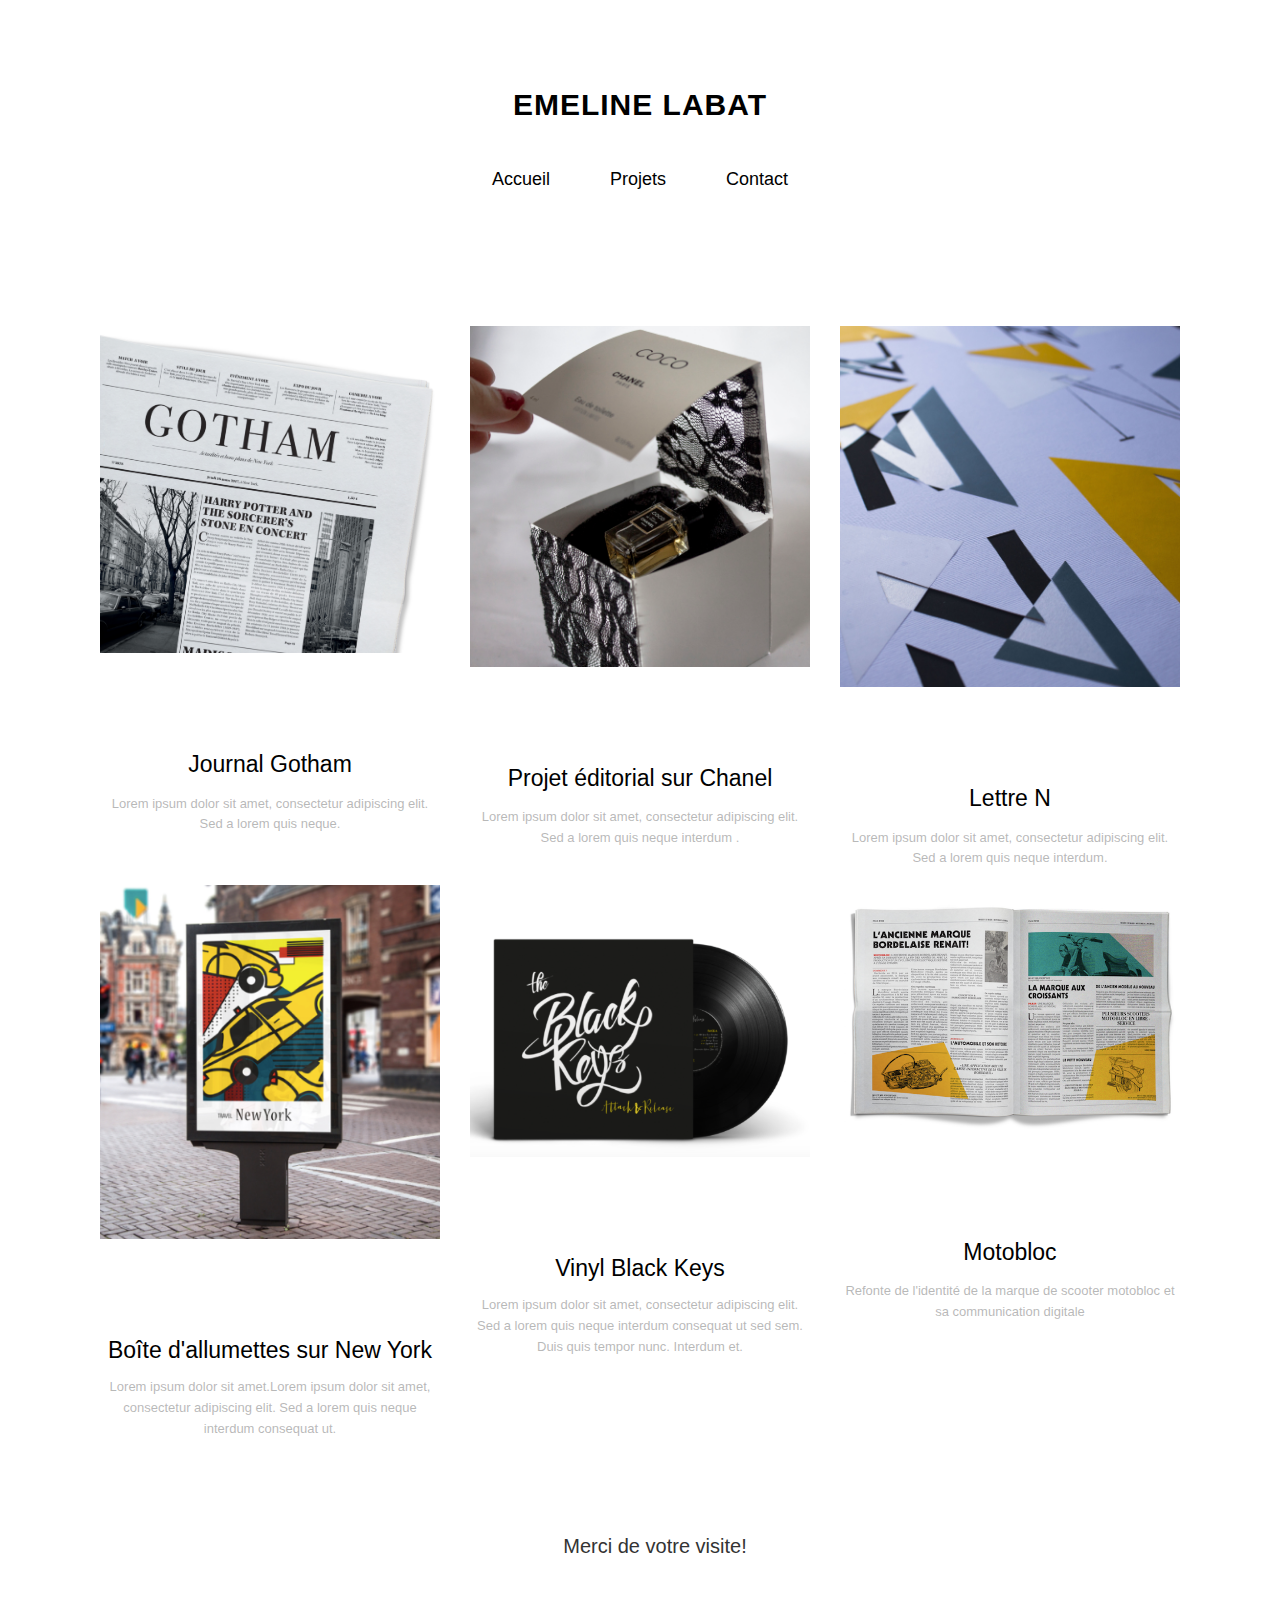
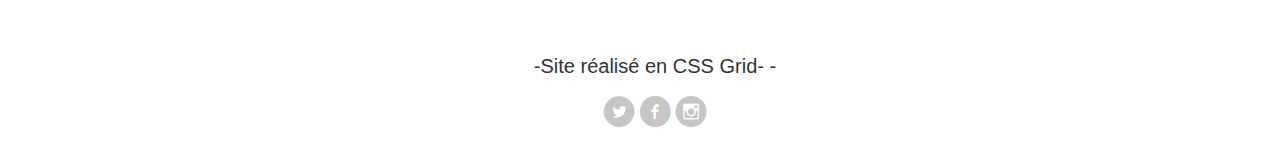
<file: index.html>
<!DOCTYPE html>
<html class="no-js">
	<head>
	<meta charset="utf-8">
	<meta http-equiv="X-UA-Compatible" content="IE=edge">
	<title>EMELINE LABAT</title>
	<meta name="viewport" content="width=device-width, initial-scale=1">
	<meta name="description" content="EMELINE LABAT" />
	<meta name="keywords" content="EMELINE LABAT" />
	<meta name="author" content="EMELINE LABAT" />



	<!-- Animate.css -->
	<link rel="stylesheet" href="css/animate.css">
	<!-- Icomoon Icon Fonts-->
	<link rel="stylesheet" href="css/icomoon.css">
	<!-- Bootstrap  -->
	<link rel="stylesheet" href="css/bootstrap.css">
	<!-- Owl Carousel -->
	<link rel="stylesheet" href="css/owl.carousel.min.css">
	<link rel="stylesheet" href="css/owl.theme.default.min.css">

	<link rel="stylesheet" href="css/style.css">


	<!-- Modernizr JS -->
	<script src="js/modernizr-2.6.2.min.js"></script>




	<!-- MODIFIER LE SITE -->

	<body>
	<header>

<!-- TITRE ET CATEGORIE ICI -->
<div class="container text-center">
			<div class="fh5co-navbar-brand">



				<a href="index.html">Emeline Labat</a>
			</div>

	<nav id="fh5co-main-nav" role="navigation">
				<ul>
					<li><a href="index.html" class="active">Accueil</a></li>
					<li><a href="work.html">Projets</a></li>
					<li><a href="contact.html">Contact</a></li>
				</ul>
</nav>
		</div>
	</header>


<!-- CATEGORIE DES PROJETS A METTRE ICI -->
	<div id="fh5co-work-section">
		<div class="container">
				<div class="col-md-12 col-sm-12">


<!-- MODIFIER IMAGE DU PROJET 3: JOURNAL -->
				<div class="col-md-4 col-sm-6">
					<div class="fh5co-grid-work">
						<div class="work-holder">



							<a href="edition-chanel.html"><img src="images/journal.jpg" alt="journal gotham image"></a>
							<a href="#" class="inner-overlay inner-overlay-3"><i class="icon-plus"></i></a>
						</div>

						<div class="desc">
							<h3><a href="#">Journal Gotham</a></h3>
							<span>Lorem ipsum dolor sit amet, consectetur adipiscing elit. Sed a lorem quis neque.</span>
						</div>
					</div>
				</div>

<!-- MODIFIER IMAGE DU PROJET 4 : CHANEL -->
				<div class="col-md-4 col-sm-6">
					<div class="fh5co-grid-work">
						<div class="work-holder">
							<a href="#"><img src="images/chanel.jpg" alt="projet chanel image"></a>
							<a href="edition-chanel.html" class="inner-overlay inner-overlay-4"><i class="icon-plus"></i></a>
						</div>

						<div class="desc">
							<h3> <a href="#">Projet éditorial sur Chanel </a> </h3>
							<span>Lorem ipsum dolor sit amet, consectetur adipiscing elit. Sed a lorem quis neque interdum .</span>
						</div>
					</div>
				</div>

<!-- MODIFIER IMAGE DU PROJET 5 : LETTRE N -->
				<div class="col-md-4 col-sm-6">
					<div class="fh5co-grid-work">
						<div class="work-holder">
							<a href="#"><img src="images/lettre.jpg" alt="typographie lettre n"></a>
							<a href="#" class="inner-overlay inner-overlay-5"><i class="icon-plus"></i></a>
						</div>
						<div class="desc">
							<h3><a href="#">Lettre N</a></h3>
							<span>Lorem ipsum dolor sit amet, consectetur adipiscing elit. Sed a lorem quis neque interdum.</span>
						</div>
					</div>
				</div>


<!-- MODIFIER IMAGE DU PROJET 6 BOITE ALLUMETTES-->
				<div class="col-md-4 col-sm-6">
					<div class="fh5co-grid-work">
						<div class="work-holder">
							<a href="#"><img src="images/firebox.jpg" alt="Work"></a>
							<a href="#" class="inner-overlay"><i class="icon-plus"></i></a>
						</div>
						<div class="desc">
							<h3><a href="#">Boîte d'allumettes sur New York</a></h3>
							<span>Lorem ipsum dolor sit amet.Lorem ipsum dolor sit amet, consectetur adipiscing elit. Sed a lorem quis neque interdum consequat ut. </span>
						</div>
					</div>
				</div>


<!-- MODIFIER IMAGE DU PROJET 7 VINYL BLACK KEYS -->
				<div class="col-md-4 col-sm-6">
					<div class="fh5co-grid-work">
						<div class="work-holder">
							<a href="#"><img src="images/vinyl.jpg" alt="Work"></a>
							<a href="#" class="inner-overlay inner-overlay-2"><i class="icon-plus"></i></a>
						</div>
						<div class="desc">
							<h3><a href="#">Vinyl Black Keys</a></h3>
							<span>Lorem ipsum dolor sit amet, consectetur adipiscing elit. Sed a lorem quis neque interdum consequat ut sed sem. Duis quis tempor nunc. Interdum et.</span>
						</div>
					</div>
				</div>


<!-- MODIFIER IMAGE DU PROJET 8 DIE ANTWOORD -->
				<div class="col-md-4 col-sm-6">
					<div class="fh5co-grid-work">
						<div class="work-holder">
							<a href="#"><img src="images/motobloc.jpg" alt="Motobloc"></a>
							<a href="#" class="inner-overlay inner-overlay-3"><i class="icon-plus"></i></a>
						</div>
						<div class="desc">
							<h3><a href="#">Motobloc</a></h3>
							<span>Refonte de l'identité de la marque de scooter motobloc et sa communication digitale</span>
						</div>
					</div>
				</div>

						</div>


			<div style="clear:both;">


<!--BAS DE PAGE -->

	<footer>
		<div id="footer" class="fh5co-border-line">
			<div class="container">
				<div class="row">
					<div class="col-md-8 col-md-offset-2 text-center ">
						 <br>Merci de votre visite!</br>
 <br>-Site réalisé en CSS Grid- -</br>


<!-- LIEN VERS AUTRES SITE EXTERNES-->
						<p class="fh5co-social-icons">
							<a href="#"><i class="icon-twitter-with-circle"></i></a>
							<a href="#"><i class="icon-facebook-with-circle"></i></a>
							<a href="https://www.instagram.com/emeline_labat/"><i class="icon-instagram-with-circle"></i></a>
						</p>
					</div>
				</div>
			</div>
		</div>

	</footer>


<!-- POUR RAJOUTER UNE PARTIE BLOG ECRITURE

	<div id="fh5co-blog-section">
		<div class="container">
			<div class="heading-section text-center">
				<h2>Recent Blog</h2>
			</div>
			<div class="row">
				<div class="col-md-4 blog-section">
					<span>03 <small>July 2016</small></span>
					<h3><a href="#">Mourntains countries Vokalia</a></h3>
					<p>Far far away, behind the word mountains, far from the countries Vokalia, there live the blind texts.</p>
					<a class="btn btn-primary" href="#">Read More</a>
				</div>
				<div class="col-md-4 blog-section">
					<span>02 <small>July 2016</small></span>
					<h3><a href="#">Mourntains countries Vokalia</a></h3>
					<p>Far far away, behind the word mountains, far from the countries Vokalia, there live the blind texts.</p>
					<a class="btn btn-primary" href="#">Read More</a>
				</div>
				<div class="col-md-4 blog-section">
					<span>01 <small>July 2016</small></span>
					<h3><a href="#">Mourntains countries Vokalia</a></h3>
					<p>Far far away, behind the word mountains, far from the countries Vokalia, there live the blind texts.</p>
					<a class="btn btn-primary" href="#">Read More</a>
				</div>
			</div>
		</div>
	</div> -->


<!-- PHOTO DE FIN DE PAGE

	<div class="fh5co-parallax" style="background-image: url(images/hero-2.jpg);" data-stellar-background-ratio="0.5">
		<div class="overlay"></div>
		<div class="container">
			<div class="row">
				<div class="col-md-8 col-md-offset-2 col-sm-12 col-sm-offset-0 col-xs-12 col-xs-offset-0 text-center fh5co-table">
					<div class="fh5co-intro fh5co-table-cell">
						<h1 class="text-center">Less is more</h1>
						<p>Made with love by the fine folks at <a href="http://freehtml5.co">FreeHTML5.co</a></p>
					</div>
				</div>
			</div>
		</div>
	</div>  -->

	</body>
</html>
</file>
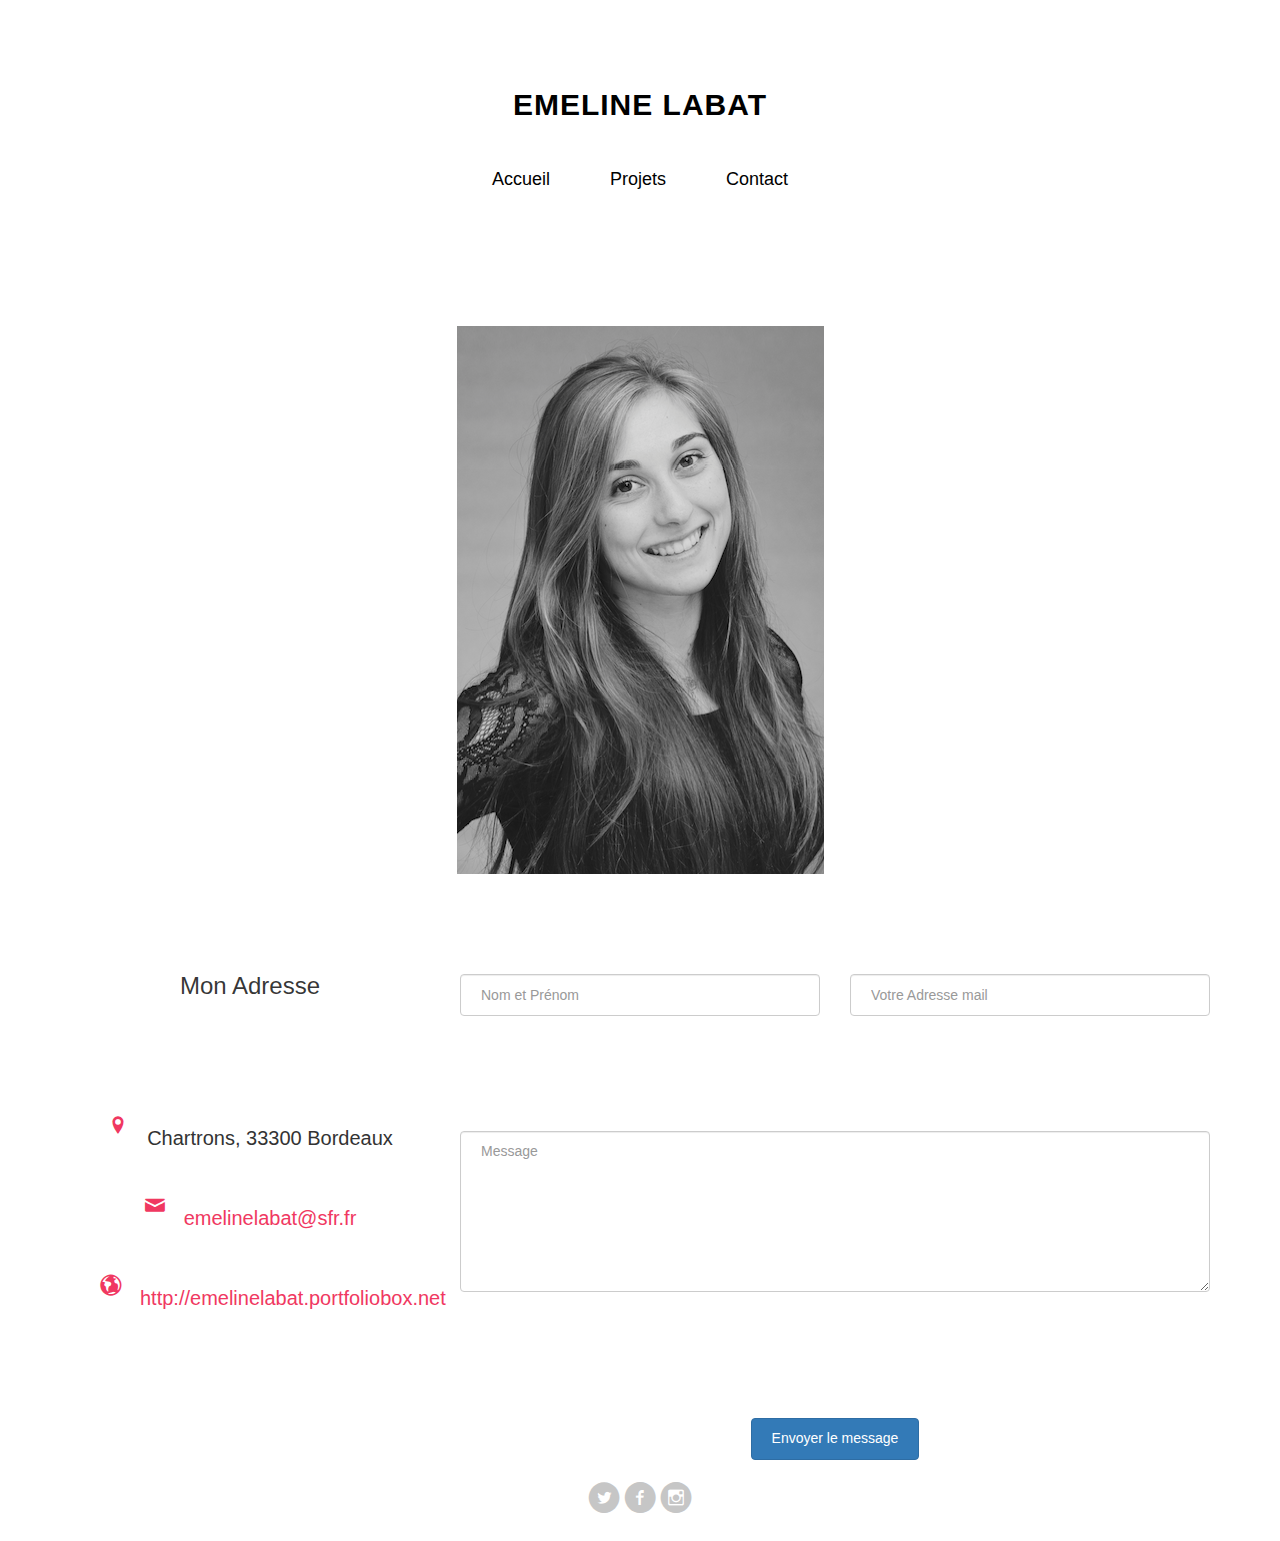
<file: contact.html>
<!DOCTYPE html>
	<html class="no-js">
		<head>
		<meta charset="utf-8">
		<meta http-equiv="X-UA-Compatible" content="IE=edge">
		<title>EMELINE LABAT</title>
		<meta name="viewport" content="width=device-width, initial-scale=1">
		<meta name="description" content="EMELINE LABAT" />
		<meta name="keywords" content="EMELINE LABAT" />
		<meta name="author" content="EMELINE LABAT" />


		<!-- Animate.css -->
		<link rel="stylesheet" href="css/animate.css">
		<!-- Icomoon Icon Fonts-->
		<link rel="stylesheet" href="css/icomoon.css">
		<!-- Bootstrap  -->
		<link rel="stylesheet" href="css/bootstrap.css">

		<link rel="stylesheet" href="css/style.css">



		<body>
		<header>


		<div class="container text-center">
				<div class="fh5co-navbar-brand">

					<!-- TITRE ET CATEGORIE ICI -->

					<a href="index.html">Emeline Labat</a>
				</div>
		<nav id="fh5co-main-nav" role="navigation">
					<ul>
						<li><a href="index.html" class="active">Accueil</a></li>
						<li><a href="work.html">Projets</a></li>
						<li><a href="contact.html">Contact</a></li>
					</ul>
		</nav>
			</div>
		</header>




		<ul class="photo">
				<img src="images/emeline.jpg" alt="8">



	<div id="fh5co-contact-section">
		<div class="container">
			<div class="row">
				<div class="col-md-4 animate-box">
					<h3>Mon Adresse</h3>
					<ul class="contact-info">
						<li><i class="icon-location-pin"></i>Chartrons, 33300 Bordeaux</li>
						<li><i class="icon-mail"></i><a href="#">emelinelabat@sfr.fr</a></li>
						<li><i class="icon-globe2"></i><a href="#">http://emelinelabat.portfoliobox.net</a></li>
					</ul>
				</div>
				<div class="col-md-8 animate-box">
					<div class="row">
						<div class="col-md-6">
							<div class="form-group">
								<input type="text" class="form-control" placeholder="Nom et Prénom">
							</div>
						</div>
						<div class="col-md-6">
							<div class="form-group">
								<input type="text" class="form-control" placeholder="Votre Adresse mail">
							</div>
						</div>
						<div class="col-md-12">
							<div class="form-group">
								<textarea name="" class="form-control" id="" cols="30" rows="7" placeholder="Message"></textarea>
							</div>
						</div>
						<div class="col-md-12">
							<div class="form-group">
								<input type="submit" value="Envoyer le message" class="btn btn-primary">
							</div>
						</div>
					</div>
				</div>
			</div>
		</div>
	</div>



	<footer>


		<div id="footer" class="fh5co-border-line">
			<div class="container">
				<div class="row">
					<div class="col-md-8 col-md-offset-2 text-center">


						<p class="fh5co-social-icons">
							<a href="#"><i class="icon-twitter-with-circle"></i></a>
							<a href="#"><i class="icon-facebook-with-circle"></i></a>
							<a href="https://www.instagram.com/emeline_labat/"><i class="icon-instagram-with-circle"></i></a>
						</p>
					</div>
				</div>
			</div>
		</div>
	</footer>

	<!-- jQuery -->
	<script src="js/jquery.min.js"></script>
	<!-- jQuery Easing -->
	<script src="js/jquery.easing.1.3.js"></script>
	<!-- Bootstrap -->
	<script src="js/bootstrap.min.js"></script>
	<!-- Waypoints -->
	<script src="js/jquery.waypoints.min.js"></script>

	<!-- Owl carousel -->
	<script src="js/owl.carousel.min.js"></script>
	<script src="js/google_map.js"></script>
	<!-- Stellar -->
	<script src="js/jquery.stellar.min.js"></script>

	<!-- Main JS (Do not remove) -->
	<script src="js/main.js"></script>

	</body>
</html>
</file>
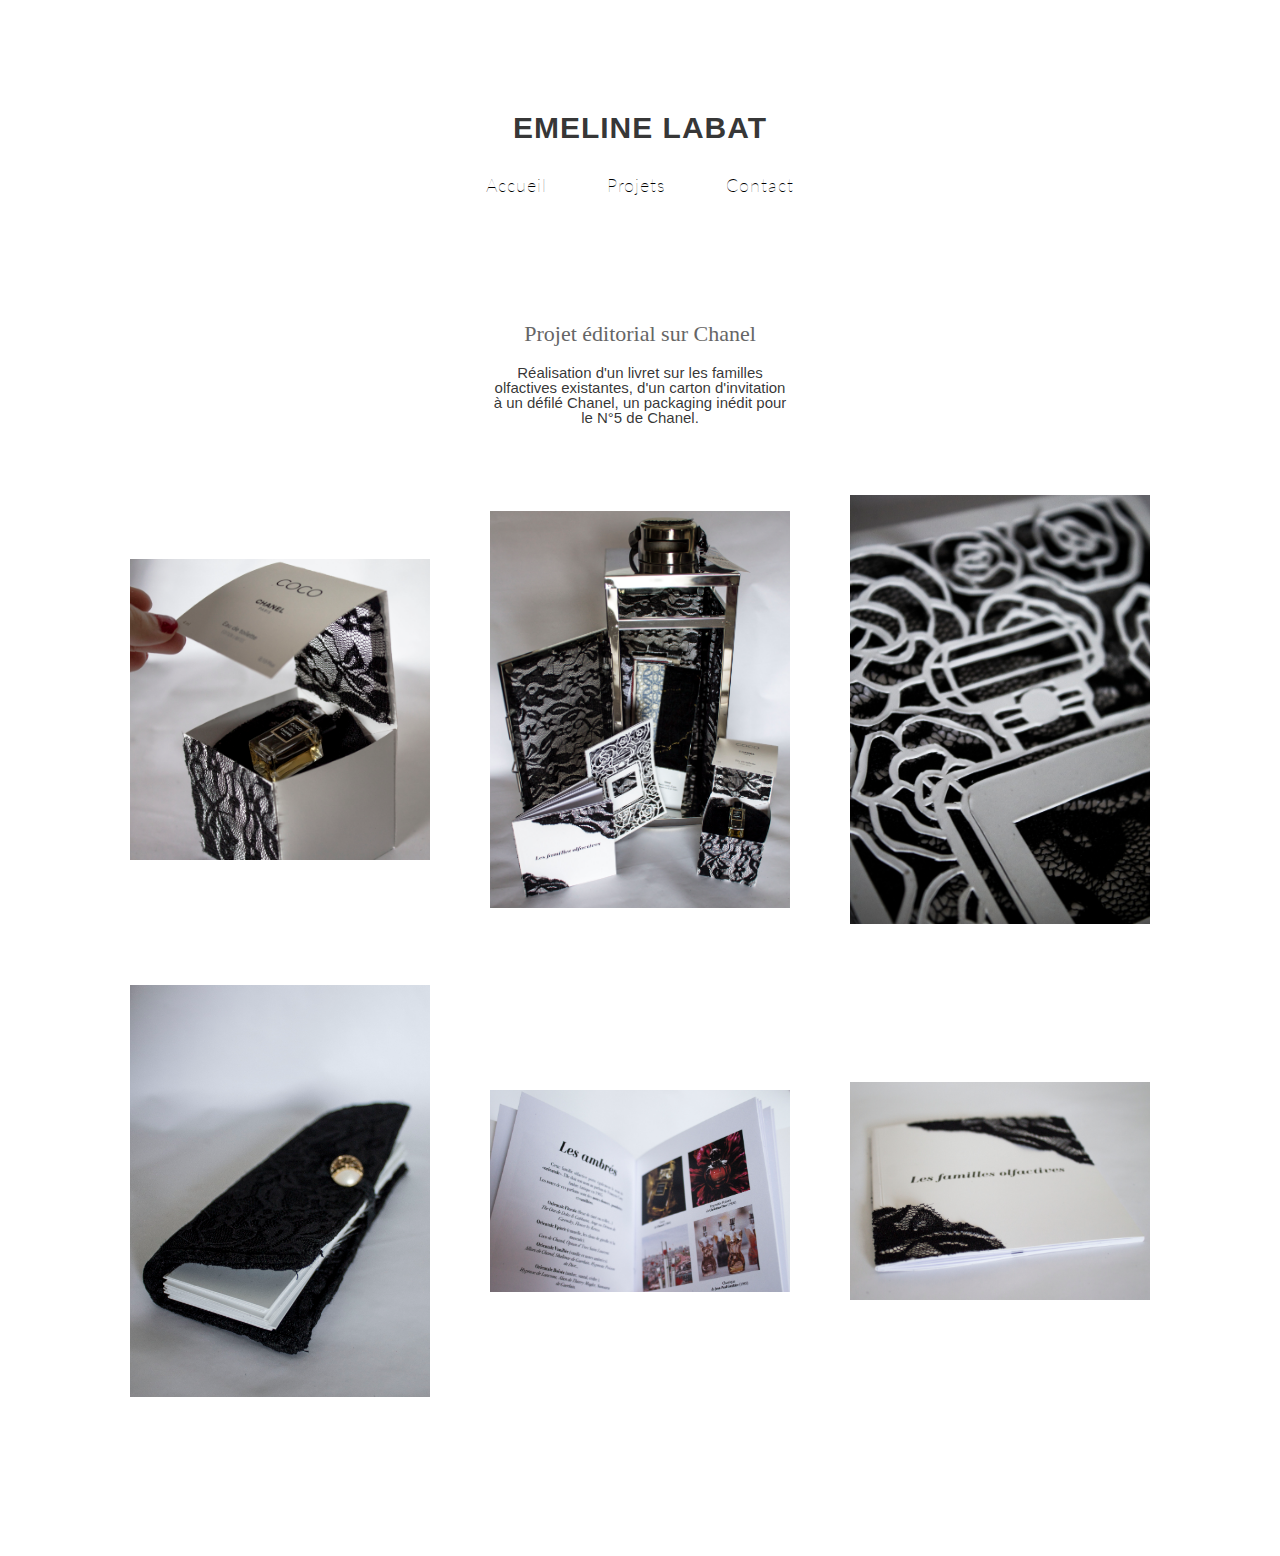
<file: edition-chanel.html>
<!DOCTYPE html>
<html>
  <head>
    <meta charset="utf-8">
    <title>Emeline Labat </title>

  <link rel="stylesheet" href="css/style.css">

	<body>
	<header>


		<header class="newheader">

		  <h1 class="maintitle"> <link href="https://fonts.googleapis.com/css?family=Lato" rel="stylesheet">EMELINE LABAT</h1>

		  <nav id="categorie" role="navigation">
						<ul>
							<li><a href="index.html" class="active">Accueil</a></li>
							<li><a href="work.html">Projets</a></li>
							<li><a href="contact.html">Contact</a></li>
						</ul>
		</nav>
		</header>






<div class="projet-chanel">
  <h1>Projet éditorial sur Chanel</h1>
  <ul> <li>  <h2>Réalisation d'un livret sur les familles olfactives existantes, d'un carton d'invitation à un défilé Chanel, un packaging inédit pour le N°5 de Chanel.</h2> </li></ul>



<ul>

<li>
  <img src="images/chanel.jpg" alt="8">
</li>

<li>
  <img src="images/chanel1.jpg" alt="8">
</li>

<li>
  <img src="images/chanel2.jpg" alt="8">
</li>

<li>
  <img src="images/chanel3.jpg" alt="8">
</li>

<li>
  <img src="images/chanel4.jpg" alt="8">
</li>

<li>
  <img src="images/chanel5.jpg" alt="8">
</li>


</ul>
</div>
</file>
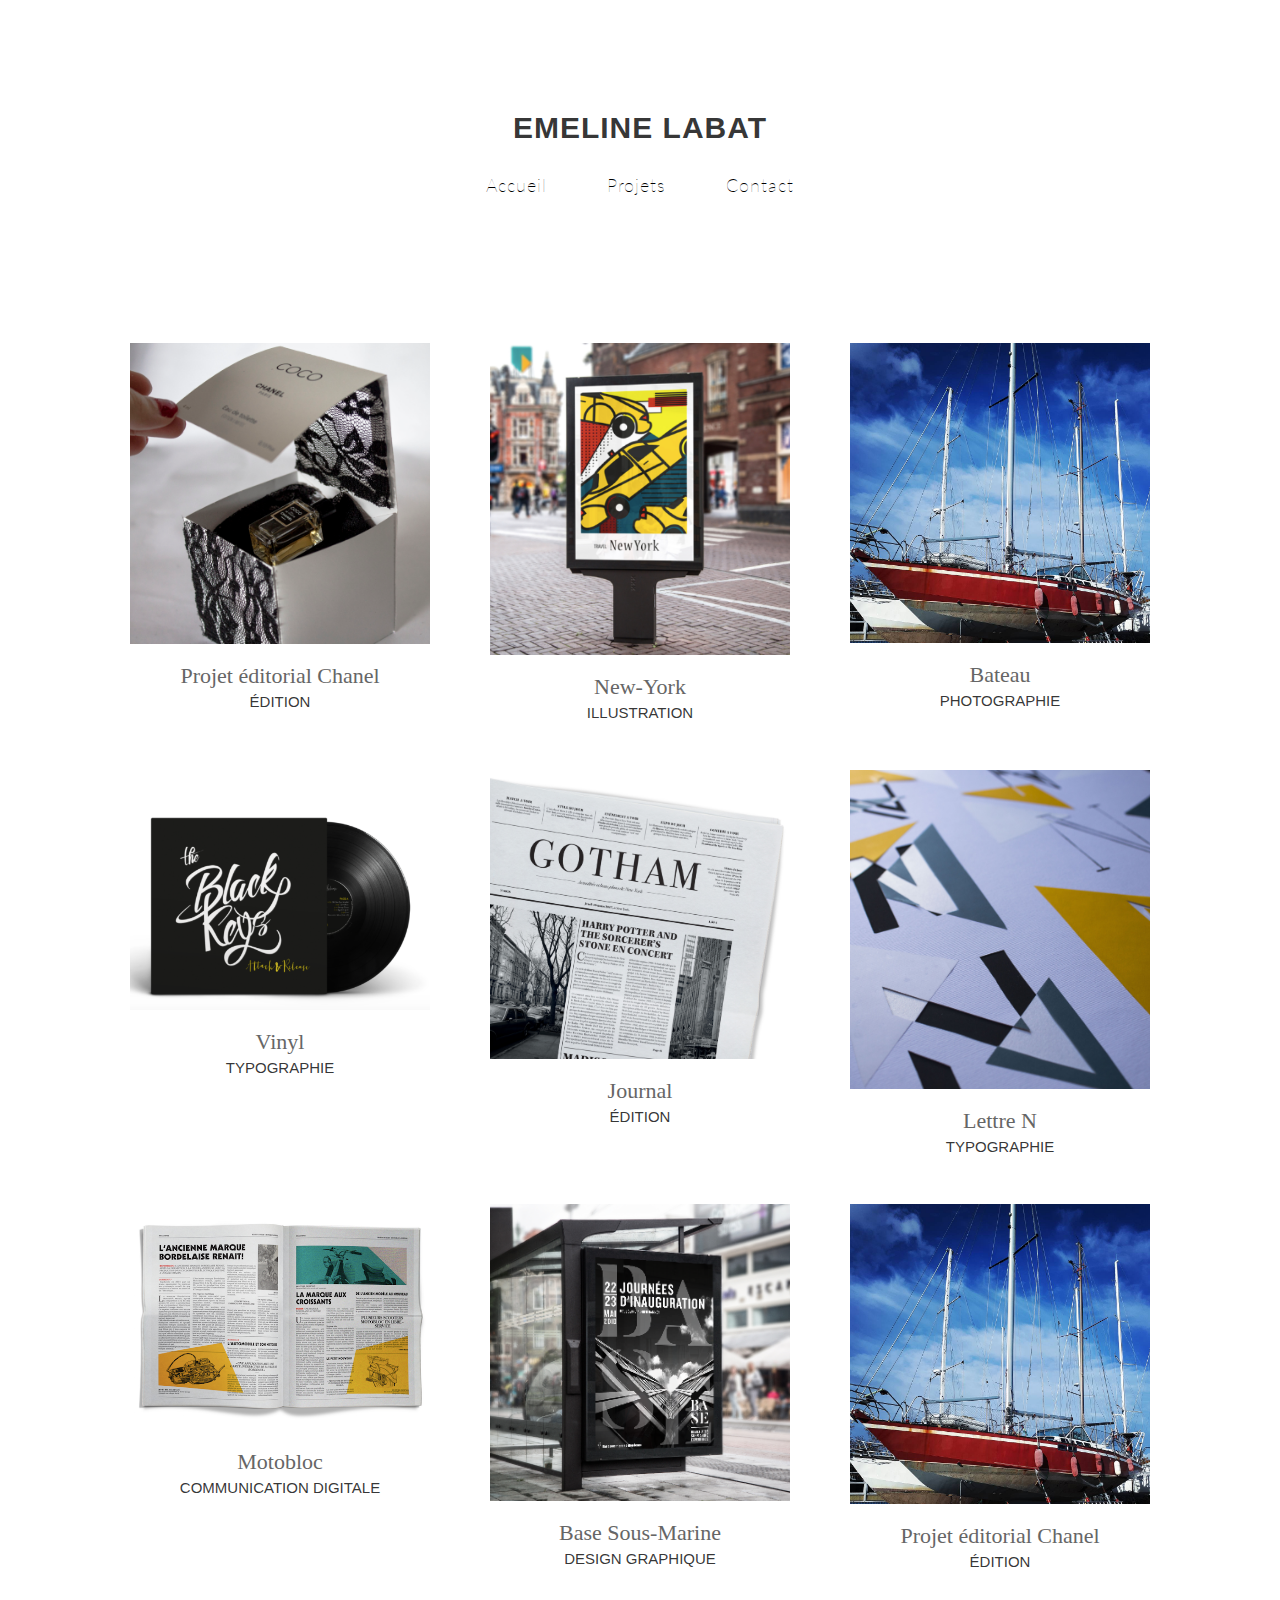
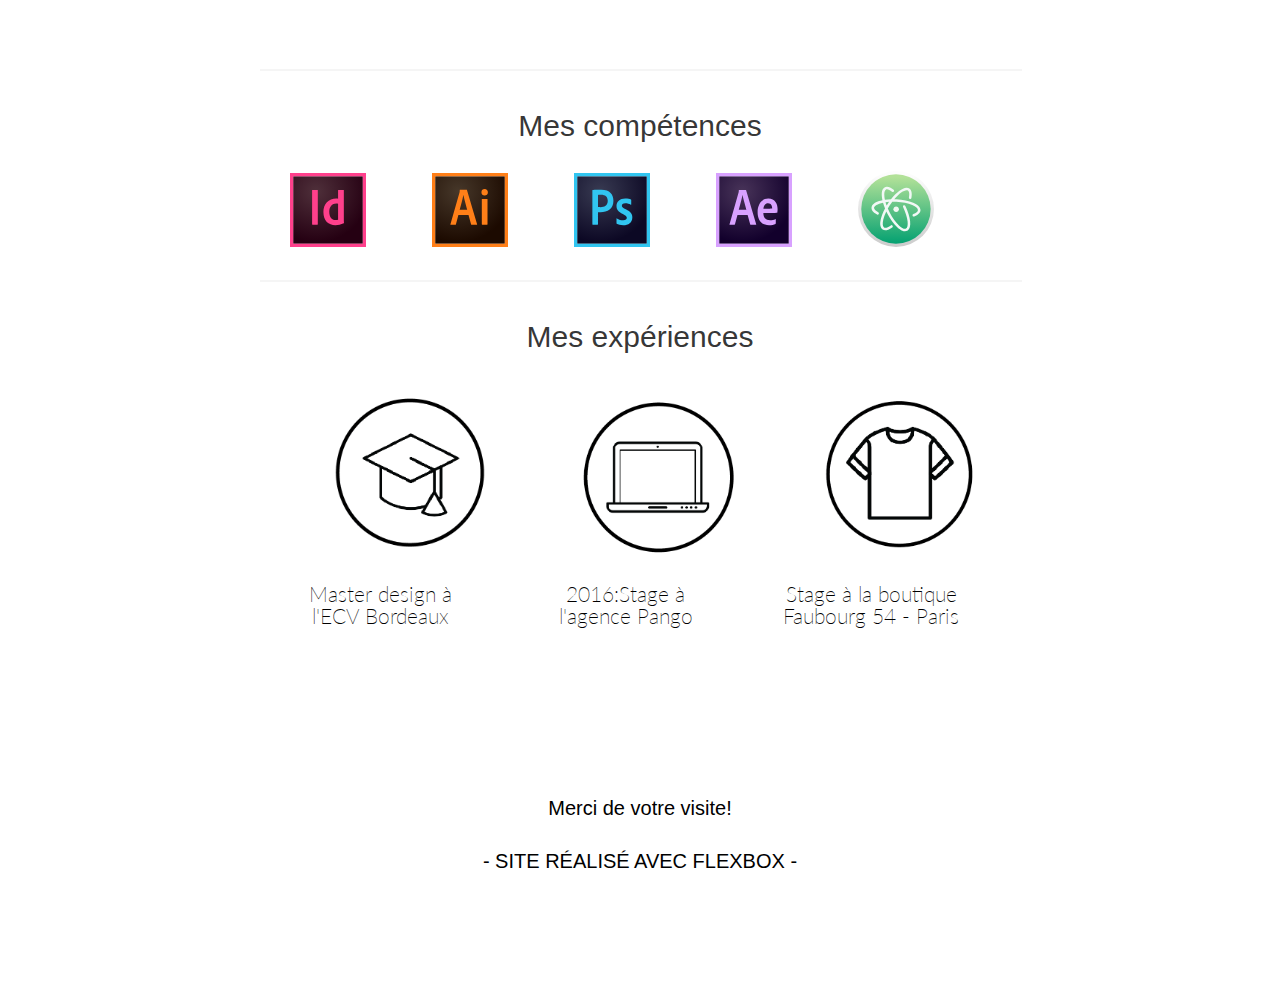
<file: work.html>
<!DOCTYPE html>
<html>
  <head>
    <meta charset="utf-8">
    <title>Emeline Labat </title>

  <link rel="stylesheet" href="css/style.css">

	<body>
	<header>


		<header class="newheader">

		  <h1 class="maintitle"> <link href="https://fonts.googleapis.com/css?family=Lato" rel="stylesheet">EMELINE LABAT</h1>

		  <nav id="categorie" role="navigation">
						<ul>
							<li><a href="index.html" class="active">Accueil</a></li>
							<li><a href="work.html">Projets</a></li>
							<li><a href="contact.html">Contact</a></li>
						</ul>
		</nav>
		</header>


		<div class="projet">

		<ul>

<li>
<!-- lien vers la page du projet -->
<a href="edition-chanel.html">
			<img src="images/chanel.jpg" alt="1"> </a>
			<h1><link href="http://fonts.googleapis.com/css?family=Alice|Playfair+Display:900" rel="stylesheet" type="text/css" />Projet éditorial Chanel</h1>
			<h2><b>ÉDITION</b></h2>
</li>

<li>
<a href="edition-chanel.html">
			<img src="images/firebox.jpg" alt="2">
			<h1>New-York</h1>
			<h2><b>ILLUSTRATION</b></h2>
</li>

<li>
<a href="edition-chanel.html">
			<img src="images/photo.jpg" alt="3">
		  <h1>Bateau</h1>
      <h2><b>PHOTOGRAPHIE</b></h2>
</li>

<li>
<a href="edition-chanel.html">
			<img src="images/vinyl.jpg" alt="4">
			<h1>Vinyl</h1>
			<h2><b>TYPOGRAPHIE</b></h2>
</li>

<li>
<a href="edition-chanel.html">
			<img src="images/journal.jpg" alt="6">
			<h1>Journal</h1>
			<h2><b>ÉDITION</b></h2>
</li>

<li>
<a href="edition-chanel.html">
			<img src="images/lettre.jpg" alt="7">
			<h1>Lettre N</h1>
			<h2><b>TYPOGRAPHIE</b></h2>
</li>

<li>
<a href="edition-chanel.html">
			<img src="images/motobloc.jpg" alt="8">
			<h1>Motobloc</h1>
			<h2><b>COMMUNICATION DIGITALE</b></h2>
</li>

<li>

<a href="edition-chanel.html">
			<img src="images/base.jpg" alt="8">
			<h1>Base Sous-Marine</h1>
			<h2><b>DESIGN GRAPHIQUE</b></h2>
</li>

<li>
<a href="edition-chanel.html">
			<img src="images/photo.jpg" alt="8">
			<h1>Projet éditorial Chanel</h1>
			<h2><b>ÉDITION </b></h2>
</li>

</ul>
</div>





<div class="competences">

	<hr width="100%" color="#F5F5F5">
<h2> <strong>Mes compétences </strong></h2>


<img src="images/indesign.svg" alt="8">
<img src="images/illustrator.svg" alt="8">
<img src="images/photoshop.svg" alt="8">
<img src="images/ae.svg" alt="8">
<img src="images/atom.svg" alt="8">






	<div class="experiences">
		<hr width="100%" color="#F5F5F5">
		<h2><strong>Mes expériences</strong></h2>



<li> <img src="images/chapeau.jpg" alt="8">
	<h3><a href="#">Master design à l'ECV Bordeaux</a></h3>
</li>
<li> <img src="images/ordi.jpg" alt="8">
	<h3><a href="#">2016:Stage à l'agence Pango</a></h3>
</li>
<li> <img src="images/shirt.jpg" alt="8">
<h3><a href="#">Stage à la boutique Faubourg 54 - Paris</a></h3>
</li>


<!-- LOISIRS
	<div class="loisirs">
		<hr width="100%" color="#F5F5F5">
		<h2><strong>Loisirs </strong></h2>

		<p>Je pratique de la boxe depuis maintenant 3 ans en club à l'US Chartrons de Bordeaux.
		Depuis toute petite je pratique du ski.</p>
	</div>
	</div>
-->










	<!-- CATEGORIE DES PROJETS A METTRE ICI
	<div id="fh5co-work-section">
		<div class="container">
			<div class="row text-center">
				<div class="col-md-12 col-sm-12">
					<div class="fh5co-grid-work">
						<div class="work-holder">
-->


							<!-- REMPLACER LES # PAR LES LIENS VERS LA PAGE DU PROJET
							<a href="#" class="inner-overlay"> <i class="icon-plus"></i></a>
							</div>
							</div>
-->



							<!-- MODIFIER IMAGE DU PROJET 2: PHOTOGRAPHIE ICI

											<div class="col-md-4 col-sm-6">
												<div class="fh5co-grid-work">
													<div class="work-holder">

														<a href="#"><img src="images/2.jpg" alt="image2"></a>
														<a href="#" class="inner-overlay inner-overlay-2"><i class="icon-plus"></i></a>
													</div>

													<div class="desc">
														<h3><a href="#">Illustration</a></h3>
														<span>Lorem ipsum dolor sit amet, consectetur adipiscing elit. Sed a lorem quis neque interdum consequat ut sed sem. Duis quis tempor nunc. Interdum et malesuada fames ac ante ipsum
														primis in faucibus.</span>
													</div>
												</div>
											</div>

							<!-- MODIFIER IMAGE DU PROJET 3: JOURNAL
											<div class="col-md-4 col-sm-6">
												<div class="fh5co-grid-work">
													<div class="work-holder">
														<a href="#"><img src="images/journal.jpg" alt="journal gotham image"></a>
														<a href="#" class="inner-overlay inner-overlay-3"><i class="icon-plus"></i></a>
													</div>

													<div class="desc">
														<h3><a href="#">Édition</a></h3>
														<span>Lorem ipsum dolor sit amet, consectetur adipiscing elit. Sed a lorem quis neque interdum consequat ut sed sem. Duis quis tempor nunc. Interdum et malesuada fames ac ante ipsum
														primis in faucibus.</span>
													</div>
												</div>
											</div>

							<!-- MODIFIER IMAGE DU PROJET 4 : CHANEL
											<div class="col-md-4 col-sm-6">
												<div class="fh5co-grid-work">
													<div class="work-holder">
														<a href="#"><img src="images/chanel.jpg" alt="projet chanel image"></a>
														<a href="#" class="inner-overlay inner-overlay-4"><i class="icon-plus"></i></a>
													</div>
													<div class="desc">
														<h3><a href="#">Typographie</a></h3>
														<span>Lorem ipsum dolor sit amet, consectetur adipiscing elit. Sed a lorem quis neque interdum consequat ut sed sem. Duis quis tempor nunc. Interdum et malesuada fames ac ante ipsum
														primis in faucibus.</span>
													</div>
												</div>
											</div>

							<!-- MODIFIER IMAGE DU PROJET 5 : LETTRE N
											<div class="col-md-4 col-sm-6">
												<div class="fh5co-grid-work">
													<div class="work-holder">
														<a href="#"><img src="images/lettre.jpg" alt="typographie lettre n"></a>
														<a href="#" class="inner-overlay inner-overlay-5"><i class="icon-plus"></i></a>
													</div>
													<div class="desc">
														<h3><a href="#">Photographie</a></h3>
														<span>Lorem ipsum dolor sit amet, consectetur adipiscing elit. Sed a lorem quis neque interdum consequat ut sed sem. Duis quis tempor nunc. Interdum et malesuada fames ac ante ipsum
														primis in faucibus.</span>
													</div>
												</div>
											</div>


							<!-- MODIFIER IMAGE DU PROJET 6 BOITE ALLUMETTES
											<div class="col-md-4 col-sm-6">
												<div class="fh5co-grid-work">
													<div class="work-holder">
														<a href="#"><img src="images/firebox.jpg" alt="Work"></a>
														<a href="#" class="inner-overlay"><i class="icon-plus"></i></a>
													</div>
													<div class="desc">
														<h3><a href="#">Identité</a></h3>
														<span>Lorem ipsum dolor sit amet, consectetur adipiscing elit. Sed a lorem quis neque interdum consequat ut sed sem. Duis quis tempor nunc. Interdum et malesuada fames ac ante ipsum
														primis in faucibus. </span>
													</div>
												</div>
											</div>

-->


							<!--BAS DE PAGE -->

<footer>

<div class="footer">
 <b>Merci de votre visite!</b>
 <p>- Site réalisé avec Flexbox - </p>


</footer>



	</body>
</html>
</file>
<file: css/icomoon.css>
@font-face {
    font-family: 'icomoon';
    src:    url('fonts/icomoon.eot?1oniuf');
    src:    url('fonts/icomoon.eot?1oniuf#iefix') format('embedded-opentype'),
        url('fonts/icomoon.ttf?1oniuf') format('truetype'),
        url('fonts/icomoon.woff?1oniuf') format('woff'),
        url('fonts/icomoon.svg?1oniuf#icomoon') format('svg');
    font-weight: normal;
    font-style: normal;
}

[class^="icon-"], [class*=" icon-"] {
    /* use !important to prevent issues with browser extensions that change fonts */
    font-family: 'icomoon' !important;
    speak: none;
    font-style: normal;
    font-weight: normal;
    font-variant: normal;
    text-transform: none;
    line-height: 1;

    /* Better Font Rendering =========== */
    -webkit-font-smoothing: antialiased;
    -moz-osx-font-smoothing: grayscale;
}

.icon-mobile:before {
    content: "\e000";
}
.icon-laptop:before {
    content: "\e001";
}
.icon-desktop:before {
    content: "\e002";
}
.icon-tablet:before {
    content: "\e003";
}
.icon-phone:before {
    content: "\e004";
}
.icon-document:before {
    content: "\e005";
}
.icon-documents:before {
    content: "\e006";
}
.icon-search:before {
    content: "\e007";
}
.icon-clipboard:before {
    content: "\e008";
}
.icon-newspaper:before {
    content: "\e009";
}
.icon-notebook:before {
    content: "\e00a";
}
.icon-book-open:before {
    content: "\e00b";
}
.icon-browser:before {
    content: "\e00c";
}
.icon-calendar:before {
    content: "\e00d";
}
.icon-presentation:before {
    content: "\e00e";
}
.icon-picture:before {
    content: "\e00f";
}
.icon-pictures:before {
    content: "\e010";
}
.icon-video:before {
    content: "\e011";
}
.icon-camera:before {
    content: "\e012";
}
.icon-printer:before {
    content: "\e013";
}
.icon-toolbox:before {
    content: "\e014";
}
.icon-briefcase:before {
    content: "\e015";
}
.icon-wallet:before {
    content: "\e016";
}
.icon-gift:before {
    content: "\e017";
}
.icon-bargraph:before {
    content: "\e018";
}
.icon-grid:before {
    content: "\e019";
}
.icon-expand:before {
    content: "\e01a";
}
.icon-focus:before {
    content: "\e01b";
}
.icon-edit:before {
    content: "\e01c";
}
.icon-adjustments:before {
    content: "\e01d";
}
.icon-ribbon:before {
    content: "\e01e";
}
.icon-hourglass:before {
    content: "\e01f";
}
.icon-lock:before {
    content: "\e020";
}
.icon-megaphone:before {
    content: "\e021";
}
.icon-shield:before {
    content: "\e022";
}
.icon-trophy:before {
    content: "\e023";
}
.icon-flag:before {
    content: "\e024";
}
.icon-map:before {
    content: "\e025";
}
.icon-puzzle:before {
    content: "\e026";
}
.icon-basket:before {
    content: "\e027";
}
.icon-envelope:before {
    content: "\e028";
}
.icon-streetsign:before {
    content: "\e029";
}
.icon-telescope:before {
    content: "\e02a";
}
.icon-gears:before {
    content: "\e02b";
}
.icon-key:before {
    content: "\e02c";
}
.icon-paperclip:before {
    content: "\e02d";
}
.icon-attachment:before {
    content: "\e02e";
}
.icon-pricetags:before {
    content: "\e02f";
}
.icon-lightbulb:before {
    content: "\e030";
}
.icon-layers:before {
    content: "\e031";
}
.icon-pencil:before {
    content: "\e032";
}
.icon-tools:before {
    content: "\e033";
}
.icon-tools-2:before {
    content: "\e034";
}
.icon-scissors:before {
    content: "\e035";
}
.icon-paintbrush:before {
    content: "\e036";
}
.icon-magnifying-glass:before {
    content: "\e037";
}
.icon-circle-compass:before {
    content: "\e038";
}
.icon-linegraph:before {
    content: "\e039";
}
.icon-mic:before {
    content: "\e03a";
}
.icon-strategy:before {
    content: "\e03b";
}
.icon-beaker:before {
    content: "\e03c";
}
.icon-caution:before {
    content: "\e03d";
}
.icon-recycle:before {
    content: "\e03e";
}
.icon-anchor:before {
    content: "\e03f";
}
.icon-profile-male:before {
    content: "\e040";
}
.icon-profile-female:before {
    content: "\e041";
}
.icon-bike:before {
    content: "\e042";
}
.icon-wine:before {
    content: "\e043";
}
.icon-hotairballoon:before {
    content: "\e044";
}
.icon-globe:before {
    content: "\e045";
}
.icon-genius:before {
    content: "\e046";
}
.icon-map-pin:before {
    content: "\e047";
}
.icon-dial:before {
    content: "\e048";
}
.icon-chat:before {
    content: "\e049";
}
.icon-heart:before {
    content: "\e04a";
}
.icon-cloud:before {
    content: "\e04b";
}
.icon-upload:before {
    content: "\e04c";
}
.icon-download:before {
    content: "\e04d";
}
.icon-target:before {
    content: "\e04e";
}
.icon-hazardous:before {
    content: "\e04f";
}
.icon-piechart:before {
    content: "\e050";
}
.icon-speedometer:before {
    content: "\e051";
}
.icon-global:before {
    content: "\e052";
}
.icon-compass:before {
    content: "\e053";
}
.icon-lifesaver:before {
    content: "\e054";
}
.icon-clock:before {
    content: "\e055";
}
.icon-aperture:before {
    content: "\e056";
}
.icon-quote:before {
    content: "\e057";
}
.icon-scope:before {
    content: "\e058";
}
.icon-alarmclock:before {
    content: "\e059";
}
.icon-refresh:before {
    content: "\e05a";
}
.icon-happy:before {
    content: "\e05b";
}
.icon-sad:before {
    content: "\e05c";
}
.icon-facebook:before {
    content: "\e05d";
}
.icon-twitter:before {
    content: "\e05e";
}
.icon-googleplus:before {
    content: "\e05f";
}
.icon-rss:before {
    content: "\e060";
}
.icon-tumblr:before {
    content: "\e061";
}
.icon-linkedin:before {
    content: "\e062";
}
.icon-dribbble:before {
    content: "\e063";
}
.icon-box2:before {
    content: "\ea82";
}
.icon-write:before {
    content: "\ea83";
}
.icon-clock2:before {
    content: "\ea84";
}
.icon-reply2:before {
    content: "\ea85";
}
.icon-reply-all2:before {
    content: "\ea86";
}
.icon-forward2:before {
    content: "\ea87";
}
.icon-flag2:before {
    content: "\ea88";
}
.icon-search2:before {
    content: "\ea89";
}
.icon-trash2:before {
    content: "\ea8a";
}
.icon-envelope2:before {
    content: "\ea8b";
}
.icon-bubble:before {
    content: "\ea8c";
}
.icon-bubbles:before {
    content: "\ea8d";
}
.icon-user2:before {
    content: "\ea8e";
}
.icon-users2:before {
    content: "\ea8f";
}
.icon-cloud2:before {
    content: "\ea90";
}
.icon-download2:before {
    content: "\ea91";
}
.icon-upload2:before {
    content: "\ea92";
}
.icon-rain:before {
    content: "\ea93";
}
.icon-sun:before {
    content: "\ea94";
}
.icon-moon2:before {
    content: "\ea95";
}
.icon-bell2:before {
    content: "\ea96";
}
.icon-folder2:before {
    content: "\ea97";
}
.icon-pin2:before {
    content: "\ea98";
}
.icon-sound2:before {
    content: "\ea99";
}
.icon-microphone:before {
    content: "\ea9a";
}
.icon-camera2:before {
    content: "\ea9b";
}
.icon-image2:before {
    content: "\ea9c";
}
.icon-cog2:before {
    content: "\ea9d";
}
.icon-calendar2:before {
    content: "\ea9e";
}
.icon-book2:before {
    content: "\ea9f";
}
.icon-map-marker:before {
    content: "\eaa0";
}
.icon-store:before {
    content: "\eaa1";
}
.icon-support:before {
    content: "\eaa2";
}
.icon-tag2:before {
    content: "\eaa3";
}
.icon-heart2:before {
    content: "\eaa4";
}
.icon-video-camera:before {
    content: "\eaa5";
}
.icon-trophy2:before {
    content: "\eaa6";
}
.icon-cart:before {
    content: "\eaa7";
}
.icon-eye2:before {
    content: "\eaa8";
}
.icon-cancel:before {
    content: "\eaa9";
}
.icon-chart:before {
    content: "\eaaa";
}
.icon-target2:before {
    content: "\eaab";
}
.icon-printer2:before {
    content: "\eaac";
}
.icon-location2:before {
    content: "\eaad";
}
.icon-bookmark2:before {
    content: "\eaae";
}
.icon-monitor:before {
    content: "\eaaf";
}
.icon-cross2:before {
    content: "\eab0";
}
.icon-plus2:before {
    content: "\eab1";
}
.icon-left:before {
    content: "\eab2";
}
.icon-up:before {
    content: "\eab3";
}
.icon-browser2:before {
    content: "\eab4";
}
.icon-windows:before {
    content: "\eab5";
}
.icon-switch2:before {
    content: "\eab6";
}
.icon-dashboard:before {
    content: "\eab7";
}
.icon-play:before {
    content: "\eab8";
}
.icon-fast-forward:before {
    content: "\eab9";
}
.icon-next:before {
    content: "\eaba";
}
.icon-refresh2:before {
    content: "\eabb";
}
.icon-film:before {
    content: "\eabc";
}
.icon-home2:before {
    content: "\eabd";
}
.icon-add-to-list:before {
    content: "\e901";
}
.icon-classic-computer:before {
    content: "\e902";
}
.icon-controller-fast-backward:before {
    content: "\e903";
}
.icon-creative-commons-attribution:before {
    content: "\e904";
}
.icon-creative-commons-noderivs:before {
    content: "\e905";
}
.icon-creative-commons-noncommercial-eu:before {
    content: "\e906";
}
.icon-creative-commons-noncommercial-us:before {
    content: "\e907";
}
.icon-creative-commons-public-domain:before {
    content: "\e908";
}
.icon-creative-commons-remix:before {
    content: "\e909";
}
.icon-creative-commons-share:before {
    content: "\e90a";
}
.icon-creative-commons-sharealike:before {
    content: "\e90b";
}
.icon-creative-commons:before {
    content: "\e90c";
}
.icon-document-landscape:before {
    content: "\e90d";
}
.icon-remove-user:before {
    content: "\e90e";
}
.icon-warning:before {
    content: "\e90f";
}
.icon-arrow-bold-down:before {
    content: "\e910";
}
.icon-arrow-bold-left:before {
    content: "\e911";
}
.icon-arrow-bold-right:before {
    content: "\e912";
}
.icon-arrow-bold-up:before {
    content: "\e913";
}
.icon-arrow-down:before {
    content: "\e914";
}
.icon-arrow-left:before {
    content: "\e915";
}
.icon-arrow-long-down:before {
    content: "\e916";
}
.icon-arrow-long-left:before {
    content: "\e917";
}
.icon-arrow-long-right:before {
    content: "\e918";
}
.icon-arrow-long-up:before {
    content: "\e919";
}
.icon-arrow-right:before {
    content: "\e91a";
}
.icon-arrow-up:before {
    content: "\e91b";
}
.icon-arrow-with-circle-down:before {
    content: "\e91c";
}
.icon-arrow-with-circle-left:before {
    content: "\e91d";
}
.icon-arrow-with-circle-right:before {
    content: "\e91e";
}
.icon-arrow-with-circle-up:before {
    content: "\e91f";
}
.icon-bookmark:before {
    content: "\e920";
}
.icon-bookmarks:before {
    content: "\e921";
}
.icon-chevron-down:before {
    content: "\e922";
}
.icon-chevron-left:before {
    content: "\e923";
}
.icon-chevron-right:before {
    content: "\e924";
}
.icon-chevron-small-down:before {
    content: "\e925";
}
.icon-chevron-small-left:before {
    content: "\e926";
}
.icon-chevron-small-right:before {
    content: "\e927";
}
.icon-chevron-small-up:before {
    content: "\e928";
}
.icon-chevron-thin-down:before {
    content: "\e929";
}
.icon-chevron-thin-left:before {
    content: "\e92a";
}
.icon-chevron-thin-right:before {
    content: "\e92b";
}
.icon-chevron-thin-up:before {
    content: "\e92c";
}
.icon-chevron-up:before {
    content: "\e92d";
}
.icon-chevron-with-circle-down:before {
    content: "\e92e";
}
.icon-chevron-with-circle-left:before {
    content: "\e92f";
}
.icon-chevron-with-circle-right:before {
    content: "\e930";
}
.icon-chevron-with-circle-up:before {
    content: "\e931";
}
.icon-cloud3:before {
    content: "\e932";
}
.icon-controller-fast-forward:before {
    content: "\e933";
}
.icon-controller-jump-to-start:before {
    content: "\e934";
}
.icon-controller-next:before {
    content: "\e935";
}
.icon-controller-paus:before {
    content: "\e936";
}
.icon-controller-play:before {
    content: "\e937";
}
.icon-controller-record:before {
    content: "\e938";
}
.icon-controller-stop:before {
    content: "\e939";
}
.icon-controller-volume:before {
    content: "\e93a";
}
.icon-dot-single:before {
    content: "\e93b";
}
.icon-dots-three-horizontal:before {
    content: "\e93c";
}
.icon-dots-three-vertical:before {
    content: "\e93d";
}
.icon-dots-two-horizontal:before {
    content: "\e93e";
}
.icon-dots-two-vertical:before {
    content: "\e93f";
}
.icon-download3:before {
    content: "\e940";
}
.icon-emoji-flirt:before {
    content: "\e941";
}
.icon-flow-branch:before {
    content: "\e942";
}
.icon-flow-cascade:before {
    content: "\e943";
}
.icon-flow-line:before {
    content: "\e944";
}
.icon-flow-parallel:before {
    content: "\e945";
}
.icon-flow-tree:before {
    content: "\e946";
}
.icon-install:before {
    content: "\e947";
}
.icon-layers2:before {
    content: "\e948";
}
.icon-open-book:before {
    content: "\e949";
}
.icon-resize-100:before {
    content: "\e94a";
}
.icon-resize-full-screen:before {
    content: "\e94b";
}
.icon-save:before {
    content: "\e94c";
}
.icon-select-arrows:before {
    content: "\e94d";
}
.icon-sound-mute:before {
    content: "\e94e";
}
.icon-sound:before {
    content: "\e94f";
}
.icon-trash:before {
    content: "\e950";
}
.icon-triangle-down:before {
    content: "\e951";
}
.icon-triangle-left:before {
    content: "\e952";
}
.icon-triangle-right:before {
    content: "\e953";
}
.icon-triangle-up:before {
    content: "\e954";
}
.icon-uninstall:before {
    content: "\e955";
}
.icon-upload-to-cloud:before {
    content: "\e956";
}
.icon-upload3:before {
    content: "\e957";
}
.icon-add-user:before {
    content: "\e958";
}
.icon-address:before {
    content: "\e959";
}
.icon-adjust:before {
    content: "\e95a";
}
.icon-air:before {
    content: "\e95b";
}
.icon-aircraft-landing:before {
    content: "\e95c";
}
.icon-aircraft-take-off:before {
    content: "\e95d";
}
.icon-aircraft:before {
    content: "\e95e";
}
.icon-align-bottom:before {
    content: "\e95f";
}
.icon-align-horizontal-middle:before {
    content: "\e960";
}
.icon-align-left:before {
    content: "\e961";
}
.icon-align-right:before {
    content: "\e962";
}
.icon-align-top:before {
    content: "\e963";
}
.icon-align-vertical-middle:before {
    content: "\e964";
}
.icon-archive:before {
    content: "\e965";
}
.icon-area-graph:before {
    content: "\e966";
}
.icon-attachment2:before {
    content: "\e967";
}
.icon-awareness-ribbon:before {
    content: "\e968";
}
.icon-back-in-time:before {
    content: "\e969";
}
.icon-back:before {
    content: "\e96a";
}
.icon-bar-graph:before {
    content: "\e96b";
}
.icon-battery:before {
    content: "\e96c";
}
.icon-beamed-note:before {
    content: "\e96d";
}
.icon-bell:before {
    content: "\e96e";
}
.icon-blackboard:before {
    content: "\e96f";
}
.icon-block:before {
    content: "\e970";
}
.icon-book:before {
    content: "\e971";
}
.icon-bowl:before {
    content: "\e972";
}
.icon-box:before {
    content: "\e973";
}
.icon-briefcase2:before {
    content: "\e974";
}
.icon-browser3:before {
    content: "\e975";
}
.icon-brush:before {
    content: "\e976";
}
.icon-bucket:before {
    content: "\e977";
}
.icon-cake:before {
    content: "\e978";
}
.icon-calculator:before {
    content: "\e979";
}
.icon-calendar3:before {
    content: "\e97a";
}
.icon-camera3:before {
    content: "\e97b";
}
.icon-ccw:before {
    content: "\e97c";
}
.icon-chat2:before {
    content: "\e97d";
}
.icon-check:before {
    content: "\e97e";
}
.icon-circle-with-cross:before {
    content: "\e97f";
}
.icon-circle-with-minus:before {
    content: "\e980";
}
.icon-circle-with-plus:before {
    content: "\e981";
}
.icon-circle:before {
    content: "\e982";
}
.icon-circular-graph:before {
    content: "\e983";
}
.icon-clapperboard:before {
    content: "\e984";
}
.icon-clipboard2:before {
    content: "\e985";
}
.icon-clock3:before {
    content: "\e986";
}
.icon-code:before {
    content: "\e987";
}
.icon-cog:before {
    content: "\e988";
}
.icon-colours:before {
    content: "\e989";
}
.icon-compass2:before {
    content: "\e98a";
}
.icon-copy:before {
    content: "\e98b";
}
.icon-credit-card:before {
    content: "\e98c";
}
.icon-credit:before {
    content: "\e98d";
}
.icon-cross:before {
    content: "\e98e";
}
.icon-cup:before {
    content: "\e98f";
}
.icon-cw:before {
    content: "\e990";
}
.icon-cycle:before {
    content: "\e991";
}
.icon-database:before {
    content: "\e992";
}
.icon-dial-pad:before {
    content: "\e993";
}
.icon-direction:before {
    content: "\e994";
}
.icon-document2:before {
    content: "\e995";
}
.icon-documents2:before {
    content: "\e996";
}
.icon-drink:before {
    content: "\e997";
}
.icon-drive:before {
    content: "\e998";
}
.icon-drop:before {
    content: "\e999";
}
.icon-edit2:before {
    content: "\e99a";
}
.icon-email:before {
    content: "\e99b";
}
.icon-emoji-happy:before {
    content: "\e99c";
}
.icon-emoji-neutral:before {
    content: "\e99d";
}
.icon-emoji-sad:before {
    content: "\e99e";
}
.icon-erase:before {
    content: "\e99f";
}
.icon-eraser:before {
    content: "\e9a0";
}
.icon-export:before {
    content: "\e9a1";
}
.icon-eye:before {
    content: "\e9a2";
}
.icon-feather:before {
    content: "\e9a3";
}
.icon-flag3:before {
    content: "\e9a4";
}
.icon-flash:before {
    content: "\e9a5";
}
.icon-flashlight:before {
    content: "\e9a6";
}
.icon-flat-brush:before {
    content: "\e9a7";
}
.icon-folder-images:before {
    content: "\e9a8";
}
.icon-folder-music:before {
    content: "\e9a9";
}
.icon-folder-video:before {
    content: "\e9aa";
}
.icon-folder:before {
    content: "\e9ab";
}
.icon-forward:before {
    content: "\e9ac";
}
.icon-funnel:before {
    content: "\e9ad";
}
.icon-game-controller:before {
    content: "\e9ae";
}
.icon-gauge:before {
    content: "\e9af";
}
.icon-globe2:before {
    content: "\e9b0";
}
.icon-graduation-cap:before {
    content: "\e9b1";
}
.icon-grid2:before {
    content: "\e9b2";
}
.icon-hair-cross:before {
    content: "\e9b3";
}
.icon-hand:before {
    content: "\e9b4";
}
.icon-heart-outlined:before {
    content: "\e9b5";
}
.icon-heart3:before {
    content: "\e9b6";
}
.icon-help-with-circle:before {
    content: "\e9b7";
}
.icon-help:before {
    content: "\e9b8";
}
.icon-home:before {
    content: "\e9b9";
}
.icon-hour-glass:before {
    content: "\e9ba";
}
.icon-image-inverted:before {
    content: "\e9bb";
}
.icon-image:before {
    content: "\e9bc";
}
.icon-images:before {
    content: "\e9bd";
}
.icon-inbox:before {
    content: "\e9be";
}
.icon-infinity:before {
    content: "\e9bf";
}
.icon-info-with-circle:before {
    content: "\e9c0";
}
.icon-info:before {
    content: "\e9c1";
}
.icon-key2:before {
    content: "\e9c2";
}
.icon-keyboard:before {
    content: "\e9c3";
}
.icon-lab-flask:before {
    content: "\e9c4";
}
.icon-landline:before {
    content: "\e9c5";
}
.icon-language:before {
    content: "\e9c6";
}
.icon-laptop2:before {
    content: "\e9c7";
}
.icon-leaf:before {
    content: "\e9c8";
}
.icon-level-down:before {
    content: "\e9c9";
}
.icon-level-up:before {
    content: "\e9ca";
}
.icon-lifebuoy:before {
    content: "\e9cb";
}
.icon-light-bulb:before {
    content: "\e9cc";
}
.icon-light-down:before {
    content: "\e9cd";
}
.icon-light-up:before {
    content: "\e9ce";
}
.icon-line-graph:before {
    content: "\e9cf";
}
.icon-link:before {
    content: "\e9d0";
}
.icon-list:before {
    content: "\e9d1";
}
.icon-location-pin:before {
    content: "\e9d2";
}
.icon-location:before {
    content: "\e9d3";
}
.icon-lock-open:before {
    content: "\e9d4";
}
.icon-lock2:before {
    content: "\e9d5";
}
.icon-log-out:before {
    content: "\e9d6";
}
.icon-login:before {
    content: "\e9d7";
}
.icon-loop:before {
    content: "\e9d8";
}
.icon-magnet:before {
    content: "\e9d9";
}
.icon-magnifying-glass2:before {
    content: "\e9da";
}
.icon-mail:before {
    content: "\e9db";
}
.icon-man:before {
    content: "\e9dc";
}
.icon-map2:before {
    content: "\e9dd";
}
.icon-mask:before {
    content: "\e9de";
}
.icon-medal:before {
    content: "\e9df";
}
.icon-megaphone2:before {
    content: "\e9e0";
}
.icon-menu:before {
    content: "\e9e1";
}
.icon-message:before {
    content: "\e9e2";
}
.icon-mic2:before {
    content: "\e9e3";
}
.icon-minus:before {
    content: "\e9e4";
}
.icon-mobile2:before {
    content: "\e9e5";
}
.icon-modern-mic:before {
    content: "\e9e6";
}
.icon-moon:before {
    content: "\e9e7";
}
.icon-mouse:before {
    content: "\e9e8";
}
.icon-music:before {
    content: "\e9e9";
}
.icon-network:before {
    content: "\e9ea";
}
.icon-new-message:before {
    content: "\e9eb";
}
.icon-new:before {
    content: "\e9ec";
}
.icon-news:before {
    content: "\e9ed";
}
.icon-note:before {
    content: "\e9ee";
}
.icon-notification:before {
    content: "\e9ef";
}
.icon-old-mobile:before {
    content: "\e9f0";
}
.icon-old-phone:before {
    content: "\e9f1";
}
.icon-palette:before {
    content: "\e9f2";
}
.icon-paper-plane:before {
    content: "\e9f3";
}
.icon-pencil2:before {
    content: "\e9f4";
}
.icon-phone2:before {
    content: "\e9f5";
}
.icon-pie-chart:before {
    content: "\e9f6";
}
.icon-pin:before {
    content: "\e9f7";
}
.icon-plus:before {
    content: "\e9f8";
}
.icon-popup:before {
    content: "\e9f9";
}
.icon-power-plug:before {
    content: "\e9fa";
}
.icon-price-ribbon:before {
    content: "\e9fb";
}
.icon-price-tag:before {
    content: "\e9fc";
}
.icon-print:before {
    content: "\e9fd";
}
.icon-progress-empty:before {
    content: "\e9fe";
}
.icon-progress-full:before {
    content: "\e9ff";
}
.icon-progress-one:before {
    content: "\ea00";
}
.icon-progress-two:before {
    content: "\ea01";
}
.icon-publish:before {
    content: "\ea02";
}
.icon-quote2:before {
    content: "\ea03";
}
.icon-radio:before {
    content: "\ea04";
}
.icon-reply-all:before {
    content: "\ea05";
}
.icon-reply:before {
    content: "\ea06";
}
.icon-retweet:before {
    content: "\ea07";
}
.icon-rocket:before {
    content: "\ea08";
}
.icon-round-brush:before {
    content: "\ea09";
}
.icon-rss2:before {
    content: "\ea0a";
}
.icon-ruler:before {
    content: "\ea0b";
}
.icon-scissors2:before {
    content: "\ea0c";
}
.icon-share-alternitive:before {
    content: "\ea0d";
}
.icon-share:before {
    content: "\ea0e";
}
.icon-shareable:before {
    content: "\ea0f";
}
.icon-shield2:before {
    content: "\ea10";
}
.icon-shop:before {
    content: "\ea11";
}
.icon-shopping-bag:before {
    content: "\ea12";
}
.icon-shopping-basket:before {
    content: "\ea13";
}
.icon-shopping-cart:before {
    content: "\ea14";
}
.icon-shuffle:before {
    content: "\ea15";
}
.icon-signal:before {
    content: "\ea16";
}
.icon-sound-mix:before {
    content: "\ea17";
}
.icon-sports-club:before {
    content: "\ea18";
}
.icon-spreadsheet:before {
    content: "\ea19";
}
.icon-squared-cross:before {
    content: "\ea1a";
}
.icon-squared-minus:before {
    content: "\ea1b";
}
.icon-squared-plus:before {
    content: "\ea1c";
}
.icon-star-outlined:before {
    content: "\ea1d";
}
.icon-star:before {
    content: "\ea1e";
}
.icon-stopwatch:before {
    content: "\ea1f";
}
.icon-suitcase:before {
    content: "\ea20";
}
.icon-swap:before {
    content: "\ea21";
}
.icon-sweden:before {
    content: "\ea22";
}
.icon-switch:before {
    content: "\ea23";
}
.icon-tablet2:before {
    content: "\ea24";
}
.icon-tag:before {
    content: "\ea25";
}
.icon-text-document-inverted:before {
    content: "\ea26";
}
.icon-text-document:before {
    content: "\ea27";
}
.icon-text:before {
    content: "\ea28";
}
.icon-thermometer:before {
    content: "\ea29";
}
.icon-thumbs-down:before {
    content: "\ea2a";
}
.icon-thumbs-up:before {
    content: "\ea2b";
}
.icon-thunder-cloud:before {
    content: "\ea2c";
}
.icon-ticket:before {
    content: "\ea2d";
}
.icon-time-slot:before {
    content: "\ea2e";
}
.icon-tools2:before {
    content: "\ea2f";
}
.icon-traffic-cone:before {
    content: "\ea30";
}
.icon-tree:before {
    content: "\ea31";
}
.icon-trophy3:before {
    content: "\ea32";
}
.icon-tv:before {
    content: "\ea33";
}
.icon-typing:before {
    content: "\ea34";
}
.icon-unread:before {
    content: "\ea35";
}
.icon-untag:before {
    content: "\ea36";
}
.icon-user:before {
    content: "\ea37";
}
.icon-users:before {
    content: "\ea38";
}
.icon-v-card:before {
    content: "\ea39";
}
.icon-video2:before {
    content: "\ea3a";
}
.icon-vinyl:before {
    content: "\ea3b";
}
.icon-voicemail:before {
    content: "\ea3c";
}
.icon-wallet2:before {
    content: "\ea3d";
}
.icon-water:before {
    content: "\ea3e";
}
.icon-500px-with-circle:before {
    content: "\ea3f";
}
.icon-500px:before {
    content: "\ea40";
}
.icon-basecamp:before {
    content: "\ea41";
}
.icon-behance:before {
    content: "\ea42";
}
.icon-creative-cloud:before {
    content: "\ea43";
}
.icon-dropbox:before {
    content: "\ea44";
}
.icon-evernote:before {
    content: "\ea45";
}
.icon-flattr:before {
    content: "\ea46";
}
.icon-foursquare:before {
    content: "\ea47";
}
.icon-google-drive:before {
    content: "\ea48";
}
.icon-google-hangouts:before {
    content: "\ea49";
}
.icon-grooveshark:before {
    content: "\ea4a";
}
.icon-icloud:before {
    content: "\ea4b";
}
.icon-mixi:before {
    content: "\ea4c";
}
.icon-onedrive:before {
    content: "\ea4d";
}
.icon-paypal:before {
    content: "\ea4e";
}
.icon-picasa:before {
    content: "\ea4f";
}
.icon-qq:before {
    content: "\ea50";
}
.icon-rdio-with-circle:before {
    content: "\ea51";
}
.icon-renren:before {
    content: "\ea52";
}
.icon-scribd:before {
    content: "\ea53";
}
.icon-sina-weibo:before {
    content: "\ea54";
}
.icon-skype-with-circle:before {
    content: "\ea55";
}
.icon-skype:before {
    content: "\ea56";
}
.icon-slideshare:before {
    content: "\ea57";
}
.icon-smashing:before {
    content: "\ea58";
}
.icon-soundcloud:before {
    content: "\ea59";
}
.icon-spotify-with-circle:before {
    content: "\ea5a";
}
.icon-spotify:before {
    content: "\ea5b";
}
.icon-swarm:before {
    content: "\ea5c";
}
.icon-vine-with-circle:before {
    content: "\ea5d";
}
.icon-vine:before {
    content: "\ea5e";
}
.icon-vk-alternitive:before {
    content: "\ea5f";
}
.icon-vk-with-circle:before {
    content: "\ea60";
}
.icon-vk:before {
    content: "\ea61";
}
.icon-xing-with-circle:before {
    content: "\ea62";
}
.icon-xing:before {
    content: "\ea63";
}
.icon-yelp:before {
    content: "\ea64";
}
.icon-dribbble-with-circle:before {
    content: "\ea65";
}
.icon-dribbble2:before {
    content: "\ea66";
}
.icon-facebook-with-circle:before {
    content: "\ea67";
}
.icon-facebook2:before {
    content: "\ea68";
}
.icon-flickr-with-circle:before {
    content: "\ea69";
}
.icon-flickr:before {
    content: "\ea6a";
}
.icon-github-with-circle:before {
    content: "\ea6b";
}
.icon-github:before {
    content: "\ea6c";
}
.icon-google-with-circle:before {
    content: "\ea6d";
}
.icon-google:before {
    content: "\ea6e";
}
.icon-instagram-with-circle:before {
    content: "\ea6f";
}
.icon-instagram:before {
    content: "\ea70";
}
.icon-lastfm-with-circle:before {
    content: "\ea71";
}
.icon-lastfm:before {
    content: "\ea72";
}
.icon-linkedin-with-circle:before {
    content: "\ea73";
}
.icon-linkedin2:before {
    content: "\ea74";
}
.icon-pinterest-with-circle:before {
    content: "\ea75";
}
.icon-pinterest:before {
    content: "\ea76";
}
.icon-rdio:before {
    content: "\ea77";
}
.icon-stumbleupon-with-circle:before {
    content: "\ea78";
}
.icon-stumbleupon:before {
    content: "\ea79";
}
.icon-tumblr-with-circle:before {
    content: "\ea7a";
}
.icon-tumblr2:before {
    content: "\ea7b";
}
.icon-twitter-with-circle:before {
    content: "\ea7c";
}
.icon-twitter2:before {
    content: "\ea7d";
}
.icon-vimeo-with-circle:before {
    content: "\ea7e";
}
.icon-vimeo:before {
    content: "\ea7f";
}
.icon-youtube-with-circle:before {
    content: "\ea80";
}
.icon-youtube:before {
    content: "\ea81";
}
.icon-home3:before {
    content: "\eabe";
}
.icon-home22:before {
    content: "\eabf";
}
.icon-home32:before {
    content: "\eac0";
}
.icon-office:before {
    content: "\eac1";
}
.icon-newspaper2:before {
    content: "\eac2";
}
.icon-pencil3:before {
    content: "\eac3";
}
.icon-pencil22:before {
    content: "\eac4";
}
.icon-quill:before {
    content: "\eac5";
}
.icon-pen:before {
    content: "\eac6";
}
.icon-blog:before {
    content: "\eac7";
}
.icon-eyedropper:before {
    content: "\eac8";
}
.icon-droplet:before {
    content: "\eac9";
}
.icon-paint-format:before {
    content: "\eaca";
}
.icon-image3:before {
    content: "\eacb";
}
.icon-images2:before {
    content: "\eacc";
}
.icon-camera4:before {
    content: "\eacd";
}
.icon-headphones:before {
    content: "\eace";
}
.icon-music2:before {
    content: "\eacf";
}
.icon-play2:before {
    content: "\ead0";
}
.icon-film2:before {
    content: "\ead1";
}
.icon-video-camera2:before {
    content: "\ead2";
}
.icon-dice:before {
    content: "\ead3";
}
.icon-pacman:before {
    content: "\ead4";
}
.icon-spades:before {
    content: "\ead5";
}
.icon-clubs:before {
    content: "\ead6";
}
.icon-diamonds:before {
    content: "\ead7";
}
.icon-bullhorn:before {
    content: "\ead8";
}
.icon-connection:before {
    content: "\ead9";
}
.icon-podcast:before {
    content: "\eada";
}
.icon-feed:before {
    content: "\eadb";
}
.icon-mic3:before {
    content: "\eadc";
}
.icon-book3:before {
    content: "\eadd";
}
.icon-books:before {
    content: "\eade";
}
.icon-library:before {
    content: "\eadf";
}
.icon-file-text:before {
    content: "\eae0";
}
.icon-profile:before {
    content: "\eae1";
}
.icon-file-empty:before {
    content: "\eae2";
}
.icon-files-empty:before {
    content: "\eae3";
}
.icon-file-text2:before {
    content: "\eae4";
}
.icon-file-picture:before {
    content: "\eae5";
}
.icon-file-music:before {
    content: "\eae6";
}
.icon-file-play:before {
    content: "\eae7";
}
.icon-file-video:before {
    content: "\eae8";
}
.icon-file-zip:before {
    content: "\eae9";
}
.icon-copy2:before {
    content: "\eaea";
}
.icon-paste:before {
    content: "\eaeb";
}
.icon-stack:before {
    content: "\eaec";
}
.icon-folder3:before {
    content: "\eaed";
}
.icon-folder-open:before {
    content: "\eaee";
}
.icon-folder-plus:before {
    content: "\eaef";
}
.icon-folder-minus:before {
    content: "\eaf0";
}
.icon-folder-download:before {
    content: "\eaf1";
}
.icon-folder-upload:before {
    content: "\eaf2";
}
.icon-price-tag2:before {
    content: "\eaf3";
}
.icon-price-tags:before {
    content: "\eaf4";
}
.icon-barcode:before {
    content: "\eaf5";
}
.icon-qrcode:before {
    content: "\eaf6";
}
.icon-ticket2:before {
    content: "\eaf7";
}
.icon-cart2:before {
    content: "\eaf8";
}
.icon-coin-dollar:before {
    content: "\eaf9";
}
.icon-coin-euro:before {
    content: "\eafa";
}
.icon-coin-pound:before {
    content: "\eafb";
}
.icon-coin-yen:before {
    content: "\eafc";
}
.icon-credit-card2:before {
    content: "\eafd";
}
.icon-calculator2:before {
    content: "\eafe";
}
.icon-lifebuoy2:before {
    content: "\eaff";
}
.icon-phone3:before {
    content: "\eb00";
}
.icon-phone-hang-up:before {
    content: "\eb01";
}
.icon-address-book:before {
    content: "\eb02";
}
.icon-envelop:before {
    content: "\eb03";
}
.icon-pushpin:before {
    content: "\eb04";
}
.icon-location3:before {
    content: "\eb05";
}
.icon-location22:before {
    content: "\eb06";
}
.icon-compass3:before {
    content: "\eb07";
}
.icon-compass22:before {
    content: "\eb08";
}
.icon-map3:before {
    content: "\eb09";
}
.icon-map22:before {
    content: "\eb0a";
}
.icon-history:before {
    content: "\eb0b";
}
.icon-clock4:before {
    content: "\eb0c";
}
.icon-clock22:before {
    content: "\eb0d";
}
.icon-alarm:before {
    content: "\eb0e";
}
.icon-bell3:before {
    content: "\eb0f";
}
.icon-stopwatch2:before {
    content: "\eb10";
}
.icon-calendar4:before {
    content: "\eb11";
}
.icon-printer3:before {
    content: "\eb12";
}
.icon-keyboard2:before {
    content: "\eb13";
}
.icon-display:before {
    content: "\eb14";
}
.icon-laptop3:before {
    content: "\eb15";
}
.icon-mobile3:before {
    content: "\eb16";
}
.icon-mobile22:before {
    content: "\eb17";
}
.icon-tablet3:before {
    content: "\eb18";
}
.icon-tv2:before {
    content: "\eb19";
}
.icon-drawer:before {
    content: "\eb1a";
}
.icon-drawer2:before {
    content: "\eb1b";
}
.icon-box-add:before {
    content: "\eb1c";
}
.icon-box-remove:before {
    content: "\eb1d";
}
.icon-download4:before {
    content: "\eb1e";
}
.icon-upload4:before {
    content: "\eb1f";
}
.icon-floppy-disk:before {
    content: "\eb20";
}
.icon-drive2:before {
    content: "\eb21";
}
.icon-database2:before {
    content: "\eb22";
}
.icon-undo:before {
    content: "\eb23";
}
.icon-redo:before {
    content: "\eb24";
}
.icon-undo2:before {
    content: "\eb25";
}
.icon-redo2:before {
    content: "\eb26";
}
.icon-forward3:before {
    content: "\eb27";
}
.icon-reply3:before {
    content: "\eb28";
}
.icon-bubble2:before {
    content: "\eb29";
}
.icon-bubbles2:before {
    content: "\eb2a";
}
.icon-bubbles22:before {
    content: "\eb2b";
}
.icon-bubble22:before {
    content: "\eb2c";
}
.icon-bubbles3:before {
    content: "\eb2d";
}
.icon-bubbles4:before {
    content: "\eb2e";
}
.icon-user3:before {
    content: "\eb2f";
}
.icon-users3:before {
    content: "\eb30";
}
.icon-user-plus:before {
    content: "\eb31";
}
.icon-user-minus:before {
    content: "\eb32";
}
.icon-user-check:before {
    content: "\eb33";
}
.icon-user-tie:before {
    content: "\eb34";
}
.icon-quotes-left:before {
    content: "\eb35";
}
.icon-quotes-right:before {
    content: "\eb36";
}
.icon-hour-glass2:before {
    content: "\eb37";
}
.icon-spinner:before {
    content: "\eb38";
}
.icon-spinner2:before {
    content: "\eb39";
}
.icon-spinner3:before {
    content: "\eb3a";
}
.icon-spinner4:before {
    content: "\eb3b";
}
.icon-spinner5:before {
    content: "\eb3c";
}
.icon-spinner6:before {
    content: "\eb3d";
}
.icon-spinner7:before {
    content: "\eb3e";
}
.icon-spinner8:before {
    content: "\eb3f";
}
.icon-spinner9:before {
    content: "\eb40";
}
.icon-spinner10:before {
    content: "\eb41";
}
.icon-spinner11:before {
    content: "\eb42";
}
.icon-binoculars:before {
    content: "\eb43";
}
.icon-search3:before {
    content: "\eb44";
}
.icon-zoom-in:before {
    content: "\eb45";
}
.icon-zoom-out:before {
    content: "\eb46";
}
.icon-enlarge:before {
    content: "\eb47";
}
.icon-shrink:before {
    content: "\eb48";
}
.icon-enlarge2:before {
    content: "\eb49";
}
.icon-shrink2:before {
    content: "\eb4a";
}
.icon-key3:before {
    content: "\eb4b";
}
.icon-key22:before {
    content: "\eb4c";
}
.icon-lock3:before {
    content: "\eb4d";
}
.icon-unlocked:before {
    content: "\eb4e";
}
.icon-wrench:before {
    content: "\eb4f";
}
.icon-equalizer:before {
    content: "\eb50";
}
.icon-equalizer2:before {
    content: "\eb51";
}
.icon-cog3:before {
    content: "\eb52";
}
.icon-cogs:before {
    content: "\eb53";
}
.icon-hammer:before {
    content: "\eb54";
}
.icon-magic-wand:before {
    content: "\eb55";
}
.icon-aid-kit:before {
    content: "\eb56";
}
.icon-bug:before {
    content: "\eb57";
}
.icon-pie-chart2:before {
    content: "\eb58";
}
.icon-stats-dots:before {
    content: "\eb59";
}
.icon-stats-bars:before {
    content: "\eb5a";
}
.icon-stats-bars2:before {
    content: "\eb5b";
}
.icon-trophy4:before {
    content: "\eb5c";
}
.icon-gift2:before {
    content: "\eb5d";
}
.icon-glass:before {
    content: "\eb5e";
}
.icon-glass2:before {
    content: "\eb5f";
}
.icon-mug:before {
    content: "\eb60";
}
.icon-spoon-knife:before {
    content: "\eb61";
}
.icon-leaf2:before {
    content: "\eb62";
}
.icon-rocket2:before {
    content: "\eb63";
}
.icon-meter:before {
    content: "\eb64";
}
.icon-meter2:before {
    content: "\eb65";
}
.icon-hammer2:before {
    content: "\eb66";
}
.icon-fire:before {
    content: "\eb67";
}
.icon-lab:before {
    content: "\eb68";
}
.icon-magnet2:before {
    content: "\eb69";
}
.icon-bin:before {
    content: "\eb6a";
}
.icon-bin2:before {
    content: "\eb6b";
}
.icon-briefcase3:before {
    content: "\eb6c";
}
.icon-airplane:before {
    content: "\eb6d";
}
.icon-truck:before {
    content: "\eb6e";
}
.icon-road:before {
    content: "\eb6f";
}
.icon-accessibility:before {
    content: "\eb70";
}
.icon-target3:before {
    content: "\eb71";
}
.icon-shield3:before {
    content: "\eb72";
}
.icon-power:before {
    content: "\eb73";
}
.icon-switch3:before {
    content: "\eb74";
}
.icon-power-cord:before {
    content: "\eb75";
}
.icon-clipboard3:before {
    content: "\eb76";
}
.icon-list-numbered:before {
    content: "\eb77";
}
.icon-list2:before {
    content: "\eb78";
}
.icon-list22:before {
    content: "\eb79";
}
.icon-tree2:before {
    content: "\eb7a";
}
.icon-menu2:before {
    content: "\eb7b";
}
.icon-menu22:before {
    content: "\eb7c";
}
.icon-menu3:before {
    content: "\eb7d";
}
.icon-menu4:before {
    content: "\eb7e";
}
.icon-cloud4:before {
    content: "\eb7f";
}
.icon-cloud-download:before {
    content: "\eb80";
}
.icon-cloud-upload:before {
    content: "\eb81";
}
.icon-cloud-check:before {
    content: "\eb82";
}
.icon-download22:before {
    content: "\eb83";
}
.icon-upload22:before {
    content: "\eb84";
}
.icon-download32:before {
    content: "\eb85";
}
.icon-upload32:before {
    content: "\eb86";
}
.icon-sphere:before {
    content: "\eb87";
}
.icon-earth:before {
    content: "\eb88";
}
.icon-link2:before {
    content: "\eb89";
}
.icon-flag4:before {
    content: "\eb8a";
}
.icon-attachment3:before {
    content: "\eb8b";
}
.icon-eye3:before {
    content: "\eb8c";
}
.icon-eye-plus:before {
    content: "\eb8d";
}
.icon-eye-minus:before {
    content: "\eb8e";
}
.icon-eye-blocked:before {
    content: "\eb8f";
}
.icon-bookmark3:before {
    content: "\eb90";
}
.icon-bookmarks2:before {
    content: "\eb91";
}
.icon-sun2:before {
    content: "\eb92";
}
.icon-contrast:before {
    content: "\eb93";
}
.icon-brightness-contrast:before {
    content: "\eb94";
}
.icon-star-empty:before {
    content: "\eb95";
}
.icon-star-half:before {
    content: "\eb96";
}
.icon-star-full:before {
    content: "\eb97";
}
.icon-heart4:before {
    content: "\eb98";
}
.icon-heart-broken:before {
    content: "\eb99";
}
.icon-man2:before {
    content: "\eb9a";
}
.icon-woman:before {
    content: "\eb9b";
}
.icon-man-woman:before {
    content: "\eb9c";
}
.icon-happy2:before {
    content: "\eb9d";
}
.icon-happy22:before {
    content: "\eb9e";
}
.icon-smile:before {
    content: "\eb9f";
}
.icon-smile2:before {
    content: "\eba0";
}
.icon-tongue:before {
    content: "\eba1";
}
.icon-tongue2:before {
    content: "\eba2";
}
.icon-sad2:before {
    content: "\eba3";
}
.icon-sad22:before {
    content: "\eba4";
}
.icon-wink:before {
    content: "\eba5";
}
.icon-wink2:before {
    content: "\eba6";
}
.icon-grin:before {
    content: "\eba7";
}
.icon-grin2:before {
    content: "\eba8";
}
.icon-cool:before {
    content: "\eba9";
}
.icon-cool2:before {
    content: "\ebaa";
}
.icon-angry:before {
    content: "\ebab";
}
.icon-angry2:before {
    content: "\ebac";
}
.icon-evil:before {
    content: "\ebad";
}
.icon-evil2:before {
    content: "\ebae";
}
.icon-shocked:before {
    content: "\ebaf";
}
.icon-shocked2:before {
    content: "\ebb0";
}
.icon-baffled:before {
    content: "\ebb1";
}
.icon-baffled2:before {
    content: "\ebb2";
}
.icon-confused:before {
    content: "\ebb3";
}
.icon-confused2:before {
    content: "\ebb4";
}
.icon-neutral:before {
    content: "\ebb5";
}
.icon-neutral2:before {
    content: "\ebb6";
}
.icon-hipster:before {
    content: "\ebb7";
}
.icon-hipster2:before {
    content: "\ebb8";
}
.icon-wondering:before {
    content: "\ebb9";
}
.icon-wondering2:before {
    content: "\ebba";
}
.icon-sleepy:before {
    content: "\ebbb";
}
.icon-sleepy2:before {
    content: "\ebbc";
}
.icon-frustrated:before {
    content: "\ebbd";
}
.icon-frustrated2:before {
    content: "\ebbe";
}
.icon-crying:before {
    content: "\ebbf";
}
.icon-crying2:before {
    content: "\ebc0";
}
.icon-point-up:before {
    content: "\ebc1";
}
.icon-point-right:before {
    content: "\ebc2";
}
.icon-point-down:before {
    content: "\ebc3";
}
.icon-point-left:before {
    content: "\ebc4";
}
.icon-warning2:before {
    content: "\ebc5";
}
.icon-notification2:before {
    content: "\ebc6";
}
.icon-question:before {
    content: "\ebc7";
}
.icon-plus3:before {
    content: "\ebc8";
}
.icon-minus2:before {
    content: "\ebc9";
}
.icon-info2:before {
    content: "\ebca";
}
.icon-cancel-circle:before {
    content: "\ebcb";
}
.icon-blocked:before {
    content: "\ebcc";
}
.icon-cross3:before {
    content: "\ebcd";
}
.icon-checkmark:before {
    content: "\ebce";
}
.icon-checkmark2:before {
    content: "\ebcf";
}
.icon-spell-check:before {
    content: "\ebd0";
}
.icon-enter:before {
    content: "\ebd1";
}
.icon-exit:before {
    content: "\ebd2";
}
.icon-play22:before {
    content: "\ebd3";
}
.icon-pause:before {
    content: "\ebd4";
}
.icon-stop:before {
    content: "\ebd5";
}
.icon-previous:before {
    content: "\ebd6";
}
.icon-next2:before {
    content: "\ebd7";
}
.icon-backward:before {
    content: "\ebd8";
}
.icon-forward22:before {
    content: "\ebd9";
}
.icon-play3:before {
    content: "\ebda";
}
.icon-pause2:before {
    content: "\ebdb";
}
.icon-stop2:before {
    content: "\ebdc";
}
.icon-backward2:before {
    content: "\ebdd";
}
.icon-forward32:before {
    content: "\ebde";
}
.icon-first:before {
    content: "\ebdf";
}
.icon-last:before {
    content: "\ebe0";
}
.icon-previous2:before {
    content: "\ebe1";
}
.icon-next22:before {
    content: "\ebe2";
}
.icon-eject:before {
    content: "\ebe3";
}
.icon-volume-high:before {
    content: "\ebe4";
}
.icon-volume-medium:before {
    content: "\ebe5";
}
.icon-volume-low:before {
    content: "\ebe6";
}
.icon-volume-mute:before {
    content: "\ebe7";
}
.icon-volume-mute2:before {
    content: "\ebe8";
}
.icon-volume-increase:before {
    content: "\ebe9";
}
.icon-volume-decrease:before {
    content: "\ebea";
}
.icon-loop2:before {
    content: "\ebeb";
}
.icon-loop22:before {
    content: "\ebec";
}
.icon-infinite:before {
    content: "\ebed";
}
.icon-shuffle2:before {
    content: "\ebee";
}
.icon-arrow-up-left:before {
    content: "\ebef";
}
.icon-arrow-up2:before {
    content: "\ebf0";
}
.icon-arrow-up-right:before {
    content: "\ebf1";
}
.icon-arrow-right2:before {
    content: "\ebf2";
}
.icon-arrow-down-right:before {
    content: "\ebf3";
}
.icon-arrow-down2:before {
    content: "\ebf4";
}
.icon-arrow-down-left:before {
    content: "\ebf5";
}
.icon-arrow-left2:before {
    content: "\ebf6";
}
.icon-arrow-up-left2:before {
    content: "\ebf7";
}
.icon-arrow-up22:before {
    content: "\ebf8";
}
.icon-arrow-up-right2:before {
    content: "\ebf9";
}
.icon-arrow-right22:before {
    content: "\ebfa";
}
.icon-arrow-down-right2:before {
    content: "\ebfb";
}
.icon-arrow-down22:before {
    content: "\ebfc";
}
.icon-arrow-down-left2:before {
    content: "\ebfd";
}
.icon-arrow-left22:before {
    content: "\ebfe";
}
.icon-circle-up:before {
    content: "\e900";
}
.icon-circle-right:before {
    content: "\ebff";
}
.icon-circle-down:before {
    content: "\ec00";
}
.icon-circle-left:before {
    content: "\ec01";
}
.icon-tab:before {
    content: "\ec02";
}
.icon-move-up:before {
    content: "\ec03";
}
.icon-move-down:before {
    content: "\ec04";
}
.icon-sort-alpha-asc:before {
    content: "\ec05";
}
.icon-sort-alpha-desc:before {
    content: "\ec06";
}
.icon-sort-numeric-asc:before {
    content: "\ec07";
}
.icon-sort-numberic-desc:before {
    content: "\ec08";
}
.icon-sort-amount-asc:before {
    content: "\ec09";
}
.icon-sort-amount-desc:before {
    content: "\ec0a";
}
.icon-command:before {
    content: "\ec0b";
}
.icon-shift:before {
    content: "\ec0c";
}
.icon-ctrl:before {
    content: "\ec0d";
}
.icon-opt:before {
    content: "\ec0e";
}
.icon-checkbox-checked:before {
    content: "\ec0f";
}
.icon-checkbox-unchecked:before {
    content: "\ec10";
}
.icon-radio-checked:before {
    content: "\ec11";
}
.icon-radio-checked2:before {
    content: "\ec12";
}
.icon-radio-unchecked:before {
    content: "\ec13";
}
.icon-crop:before {
    content: "\ec14";
}
.icon-make-group:before {
    content: "\ec15";
}
.icon-ungroup:before {
    content: "\ec16";
}
.icon-scissors3:before {
    content: "\ec17";
}
.icon-filter:before {
    content: "\ec18";
}
.icon-font:before {
    content: "\ec19";
}
.icon-ligature:before {
    content: "\ec1a";
}
.icon-ligature2:before {
    content: "\ec1b";
}
.icon-text-height:before {
    content: "\ec1c";
}
.icon-text-width:before {
    content: "\ec1d";
}
.icon-font-size:before {
    content: "\ec1e";
}
.icon-bold:before {
    content: "\ec1f";
}
.icon-underline:before {
    content: "\ec20";
}
.icon-italic:before {
    content: "\ec21";
}
.icon-strikethrough:before {
    content: "\ec22";
}
.icon-omega:before {
    content: "\ec23";
}
.icon-sigma:before {
    content: "\ec24";
}
.icon-page-break:before {
    content: "\ec25";
}
.icon-superscript:before {
    content: "\ec26";
}
.icon-subscript:before {
    content: "\ec27";
}
.icon-superscript2:before {
    content: "\ec28";
}
.icon-subscript2:before {
    content: "\ec29";
}
.icon-text-color:before {
    content: "\ec2a";
}
.icon-pagebreak:before {
    content: "\ec2b";
}
.icon-clear-formatting:before {
    content: "\ec2c";
}
.icon-table:before {
    content: "\ec2d";
}
.icon-table2:before {
    content: "\ec2e";
}
.icon-insert-template:before {
    content: "\ec2f";
}
.icon-pilcrow:before {
    content: "\ec30";
}
.icon-ltr:before {
    content: "\ec31";
}
.icon-rtl:before {
    content: "\ec32";
}
.icon-section:before {
    content: "\ec33";
}
.icon-paragraph-left:before {
    content: "\ec34";
}
.icon-paragraph-center:before {
    content: "\ec35";
}
.icon-paragraph-right:before {
    content: "\ec36";
}
.icon-paragraph-justify:before {
    content: "\ec37";
}
.icon-indent-increase:before {
    content: "\ec38";
}
.icon-indent-decrease:before {
    content: "\ec39";
}
.icon-share2:before {
    content: "\ec3a";
}
.icon-new-tab:before {
    content: "\ec3b";
}
.icon-embed:before {
    content: "\ec3c";
}
.icon-embed2:before {
    content: "\ec3d";
}
.icon-terminal:before {
    content: "\ec3e";
}
.icon-share22:before {
    content: "\ec3f";
}
.icon-mail2:before {
    content: "\ec40";
}
.icon-mail22:before {
    content: "\ec41";
}
.icon-mail3:before {
    content: "\ec42";
}
.icon-mail4:before {
    content: "\ec43";
}
.icon-amazon:before {
    content: "\ec44";
}
.icon-google2:before {
    content: "\ec45";
}
.icon-google22:before {
    content: "\ec46";
}
.icon-google3:before {
    content: "\ec47";
}
.icon-google-plus:before {
    content: "\ec48";
}
.icon-google-plus2:before {
    content: "\ec49";
}
.icon-google-plus3:before {
    content: "\ec4a";
}
.icon-hangouts:before {
    content: "\ec4b";
}
.icon-google-drive2:before {
    content: "\ec4c";
}
.icon-facebook3:before {
    content: "\ec4d";
}
.icon-facebook22:before {
    content: "\ec4e";
}
.icon-instagram2:before {
    content: "\ec4f";
}
.icon-whatsapp:before {
    content: "\ec50";
}
.icon-spotify2:before {
    content: "\ec51";
}
.icon-telegram:before {
    content: "\ec52";
}
.icon-twitter3:before {
    content: "\ec53";
}
.icon-vine2:before {
    content: "\ec54";
}
.icon-vk2:before {
    content: "\ec55";
}
.icon-renren2:before {
    content: "\ec56";
}
.icon-sina-weibo2:before {
    content: "\ec57";
}
.icon-rss3:before {
    content: "\ec58";
}
.icon-rss22:before {
    content: "\ec59";
}
.icon-youtube2:before {
    content: "\ec5a";
}
.icon-youtube22:before {
    content: "\ec5b";
}
.icon-twitch:before {
    content: "\ec5c";
}
.icon-vimeo2:before {
    content: "\ec5d";
}
.icon-vimeo22:before {
    content: "\ec5e";
}
.icon-lanyrd:before {
    content: "\ec5f";
}
.icon-flickr2:before {
    content: "\ec60";
}
.icon-flickr22:before {
    content: "\ec61";
}
.icon-flickr3:before {
    content: "\ec62";
}
.icon-flickr4:before {
    content: "\ec63";
}
.icon-dribbble3:before {
    content: "\ec64";
}
.icon-behance2:before {
    content: "\ec65";
}
.icon-behance22:before {
    content: "\ec66";
}
.icon-deviantart:before {
    content: "\ec67";
}
.icon-500px2:before {
    content: "\ec68";
}
.icon-steam:before {
    content: "\ec69";
}
.icon-steam2:before {
    content: "\ec6a";
}
.icon-dropbox2:before {
    content: "\ec6b";
}
.icon-onedrive2:before {
    content: "\ec6c";
}
.icon-github2:before {
    content: "\ec6d";
}
.icon-npm:before {
    content: "\ec6e";
}
.icon-basecamp2:before {
    content: "\ec6f";
}
.icon-trello:before {
    content: "\ec70";
}
.icon-wordpress:before {
    content: "\ec71";
}
.icon-joomla:before {
    content: "\ec72";
}
.icon-ello:before {
    content: "\ec73";
}
.icon-blogger:before {
    content: "\ec74";
}
.icon-blogger2:before {
    content: "\ec75";
}
.icon-tumblr3:before {
    content: "\ec76";
}
.icon-tumblr22:before {
    content: "\ec77";
}
.icon-yahoo:before {
    content: "\ec78";
}
.icon-yahoo2:before {
    content: "\ec79";
}
.icon-tux:before {
    content: "\ec7a";
}
.icon-appleinc:before {
    content: "\ec7b";
}
.icon-finder:before {
    content: "\ec7c";
}
.icon-android:before {
    content: "\ec7d";
}
.icon-windows2:before {
    content: "\ec7e";
}
.icon-windows8:before {
    content: "\ec7f";
}
.icon-soundcloud2:before {
    content: "\ec80";
}
.icon-soundcloud22:before {
    content: "\ec81";
}
.icon-skype2:before {
    content: "\ec82";
}
.icon-reddit:before {
    content: "\ec83";
}
.icon-hackernews:before {
    content: "\ec84";
}
.icon-wikipedia:before {
    content: "\ec85";
}
.icon-linkedin3:before {
    content: "\ec86";
}
.icon-linkedin22:before {
    content: "\ec87";
}
.icon-lastfm2:before {
    content: "\ec88";
}
.icon-lastfm22:before {
    content: "\ec89";
}
.icon-delicious:before {
    content: "\ec8a";
}
.icon-stumbleupon2:before {
    content: "\ec8b";
}
.icon-stumbleupon22:before {
    content: "\ec8c";
}
.icon-stackoverflow:before {
    content: "\ec8d";
}
.icon-pinterest2:before {
    content: "\ec8e";
}
.icon-pinterest22:before {
    content: "\ec8f";
}
.icon-xing2:before {
    content: "\ec90";
}
.icon-xing22:before {
    content: "\ec91";
}
.icon-flattr2:before {
    content: "\ec92";
}
.icon-foursquare2:before {
    content: "\ec93";
}
.icon-yelp2:before {
    content: "\ec94";
}
.icon-paypal2:before {
    content: "\ec95";
}
.icon-chrome:before {
    content: "\ec96";
}
.icon-firefox:before {
    content: "\ec97";
}
.icon-IE:before {
    content: "\ec98";
}
.icon-edge:before {
    content: "\ec99";
}
.icon-safari:before {
    content: "\ec9a";
}
.icon-opera:before {
    content: "\ec9b";
}
.icon-file-pdf:before {
    content: "\ec9c";
}
.icon-file-openoffice:before {
    content: "\ec9d";
}
.icon-file-word:before {
    content: "\ec9e";
}
.icon-file-excel:before {
    content: "\ec9f";
}
.icon-libreoffice:before {
    content: "\eca0";
}
.icon-html-five:before {
    content: "\eca1";
}
.icon-html-five2:before {
    content: "\eca2";
}
.icon-css3:before {
    content: "\eca3";
}
.icon-git:before {
    content: "\eca4";
}
.icon-codepen:before {
    content: "\eca5";
}
.icon-svg:before {
    content: "\eca6";
}
.icon-IcoMoon:before {
    content: "\eca7";
}
</file>
<file: css/style.css>
@font-face {
  font-family: 'icomoon';
  src: url("../fonts/icomoon/icomoon.eot?srf3rx");
  src: url("../fonts/icomoon/icomoon.eot?srf3rx#iefix") format("embedded-opentype"), url("../fonts/icomoon/icomoon.ttf?srf3rx") format("truetype"), url("../fonts/icomoon/icomoon.woff?srf3rx") format("woff"), url("../fonts/icomoon/icomoon.svg?srf3rx#icomoon") format("svg");
  font-weight: normal;
  font-style: normal;
}

body {
  font-family: "helvetica", Arial, serif;
  line-height: 3;
  font-size: 20px;
  font-weight: 30;
}

a {
  color: #000000;
  -webkit-transition: 0.5s;
  -o-transition: 0.5s;
  transition: 0.5s;
text-align: center;
}


a:hover {
  text-decoration: none;
  color: #F03861;
}
a:focus, a:active {
  outline: none;
}

p {
  margin-bottom: 1.5em;
  font-size: 20px;
  color: #000000;
  font-weight: 300;
  font-family: "helvetica", Arial, serif;
  text-transform: uppercase;
}

/* Le span sert à modifier à l'intérieur d'un H1,H2...*/
span {
  color: rgba(114, 114, 114, 0.8);
line-height: 1.6;
display: inline-block;
text-align: center;
}

h1, h2, h3, h4, h5, h6 {
  color: rgba(0, 0, 0, 0.8);
  font-family: "Roboto", Arial, serif;
  font-weight: 200;
  margin: 0 0 10px 0;
  line-height: 1em;
  text-align: center;
}



/* HEADER PARAMETRES ICI*/


.heading-section {
  margin-bottom: 5em;
text-align: center;
}
.heading-section h2 {
  position: relative;
  font-size: 22px;
  letter-spacing: 1px;
  text-transform: uppercase;
  font-weight: 700;
}
.heading-section h2:before {
  position: absolute;
  content: '';
  top: -15px;
  left: 50%;
  margin-left: -15px;
  width: 20px;
  height: 3px;
  background: #F03861;
}


header {
  padding-top: 3em;
  padding-bottom: 4em;
}
header .fh5co-navbar-brand {
  padding-bottom: 0.05em;
}

header .fh5co-navbar-brand {
  position: relative;
  font-size: 30px;
  color: #000;
  text-transform: uppercase;
  font-weight: 700;
  letter-spacing: 1px;
}
header .fh5co-navbar-brand .fh5co-logo:after {
  position: absolute;
  bottom: 13px;
  right: -14px;
  width: 12px;
  height: 12px;
  background: #F03861;
  content: '';
}
header .fh5co-navbar-brand .fh5co-logo:hover {
  text-decoration: none;
}
header #fh5co-main-nav > ul {
  padding: 0;
  margin: 0;
}

/* MODIFIER titre Accueil/Contact... */

header li {
  list-style: none;
  display: inline-block;
  margin-left: 30px;
  margin-right: 30px;
  text-align: center;
  font-size: 18px;


}

a{
  margin-top: 0;
  font-size: 1em;
  font-family: 'Lato', sans-serif;
  color: #000000;
  text-decoration:none;
}


a:hover{
  color: #C4C4C4;
  text-decoration:none;
}






/* CATEGORIE TRAVAIL */

.blog-section span {
  display: block;
  font-size: 80px;
  color: #000;
  line-height: 0;
  margin-bottom: 60px;
  font-weight: 700;
  position: relative;
}
.blog-section span small {
  position: absolute;
  top: 0;
  font-size: 16px;
  color: rgba(114, 114, 114, 0.8);
  font-weight: 300;
  line-height: 0;
  margin-left: 20px;
}
.blog-section h3 {
  margin-bottom: 10px;
}
.blog-section h3 a {
  color: #000;
}

.fh5co-table2-color-2 {
  background: #ffffff !important;
}
.fh5co-table2-color-3 {
  background: #ffffff !important;
}
.fh5co-table2-color-4 {
  background: #F9C535 !important;
}
.fh5co-table2-color-5 {
  background: #51DACF !important;
}
.fh5co-table2-color-6 {
  background: #FF7676 !important;
}





/* PAGE ACCEUIL */

.fh5co-grid-work
.work-holder ul {
  list-style-type: none;
  margin-bottom: 100px;
  margin-left: 10em;
  margin-right: 10em;
  margin-top: 60px;
  padding: 0px;
  display: flex;
  flex-wrap: wrap;
  justify-content: flex-start;
}

.work-holder li {
max-width: 200px;
position: relative;
margin: 9px;

}

.work-holder img {
  max-width: 100%;
}

/* parametre surlignage souris */

.fh5co-grid-work
.work-holder
.inner-overlay {
  display: block;
  position: absolute;
  top: 0;
  bottom: 0;
  left: 0;
  right: 0;
  background: rgba(221, 221, 221, 0.89);
  opacity: 0;
}

/* texte sur image */
.fh5co-grid-work .work-holder
.inner-overlay i {
  position: absolute;
  top: 50%;
  left: 50%;
  margin-left: -10px;
  margin-top: -10px;
  color: #fff;
  font-size: 50px;
}

/* couleur sur image */
.fh5co-grid-work .work-holder .inner-overlay.inner-overlay-2 {
  background: rgba(221, 221, 221, 0.89);
}
.fh5co-grid-work .work-holder .inner-overlay.inner-overlay-3 {
  background: rgba(221, 221, 221, 0.89);
}
.fh5co-grid-work .work-holder .inner-overlay.inner-overlay-4 {
  background: rgba(221, 221, 221, 0.89);
}
.fh5co-grid-work .work-holder .inner-overlay.inner-overlay-4 {
  background: rgba(221, 221, 221, 0.89);
}
.fh5co-grid-work .work-holder .inner-overlay.inner-overlay-5 {
  background: rgba(221, 221, 221, 0.89);
}


/* TAILLE TITRE PROJET */

.fh5co-grid-work .desc h3 {
  font-size: 23px;
margin-bottom: 15px;
    color: #000;
  }

/* SOUS TITRE PROJET */
.fh5co-grid-work .desc span {
  color: rgba(114, 114, 114, 0.5);
  font-size: 13px;
}

.fh5co-grid-work:hover .inner-overlay, .fh5co-grid-work:focus .inner-overlay {
  opacity: 5;
}



/* PAGE PROJETS POUR RENDU WEB DU 22/12/17 */

.projet img{
  -moz-transition: opacity 0.9s;
-webkit-transition: opacity 0.9s;
-o-transition: opacity 0.9s;
}

.projet img:hover{
opacity:0.1;
-moz-transition: opacity 0.7s;
-webkit-transition: opacity 0.7s;
-o-transition: opacity 0.7s;
}

.projet h2{
  font-size: 15px;
  padding-top: 0.01;
}

.projet h1{
  font-size: 22px;
  margin-bottom: 7px;
  color: #666666  ;
  align-items: bottom;
  font-family: 'Playfair';

}


.competences{
max-width: 38em;
margin-top: 0;
margin-right: auto;
margin-bottom: 0;
margin-left: auto;
padding-top: 30px;
}
.competences h2{
  margin-top: 40px;
}

.competences img{

flex-wrap: wrap;
width: 10%;
display: inline;
padding-top: 20px;
padding-left: 30px;
padding-right: 30px;
margin-left: auto;
margin-right: auto;
}


ul{

  list-style-type: none;
  padding: 0;
  display: flex;
  flex-wrap: wrap;
  justify-content:center;
  text-align: center;
  margin-bottom: 10px;
}

li{
  max-width: 300px;
margin-bottom: 40px;
}

li img{
  width: 100%;
}


.newheader{
  position: relative;
  font-size:15px;
  font-weight: 80;
  letter-spacing: 1px;
}
.newheader h1{
  font-weight: bold;
}

.experiences li{
align-items: center;
max-width: 180px;
display: inline-block;
flex-wrap: wrap;
}
.experiences img{
  width: 100%;
display: inline;
padding-bottom:0;
padding-top: 20px;
}
.experiences {
  max-width: 38em;
  margin-top: 0;
  margin-right: auto;
  margin-bottom: 0;
  margin-left: auto;
  margin-bottom: 15px;
}

.competences ul{
  display: flex;
   flex-wrap: wrap;

}


.loisirs{
padding-bottom: 100;
}
.loisirs ul{
margin:0;
padding: 0;
}
.loisirs p{
  background-color: #F1F1F1;
font-size:15px;
line-height: 19px;
}

.footer{
  text-align: center;
  margin-top: 100px;
}
.footer p{
  line-height: 0.3;
}




/* PAGE Contact */
.contact-info {
  margin-bottom: 4em;
  padding: 0;
}
.contact-info li {
  list-style: none;
  margin: 0 0 20px 0;
  position: relative;
  padding-left: 40px;
}
.contact-info li i {
  position: absolute;
  top: .3em;
  left: 0;
  font-size: 22px;
  color: #F03861;
}
.contact-info li a {
  color: #F03861;
}
.photo ul{
list-style-type: none;
display: flex;
flex-wrap: wrap;
justify-content:center;
text-align: center;
padding-top: 100px;
}

.col-md-4 h3{
  margin-top: 100px;
}

.form-group {
  margin-top: 100px;
}


/* PAGE PROJET CHANEL */

.projet-chanel h1{
    font-size: 22px;
    color: #666666  ;
    font-family: 'Playfair';
}

.projet-chanel h2{
font-size: 15px;
padding-top:0px;
}

.projet-chanel ul{
  display: flex;
   flex-wrap: wrap;
   line-height: 3;
  justify-content: center;
  align-items: center;
}







/* FOOTER */

#footer p {
  font-size: 16px;

}
#footer p:last-child {
  margin-bottom: 0;
}
#footer p.fh5co-social-icons a:hover, #footer p.fh5co-social-icons a:focus {
  text-decoration: none !important;
  margin-top: 0;
}


/* COULEUR ROND RÉSEAUX SOCIAUX */
#footer p.fh5co-social-icons i {
  font-size: 32px;
    color: #C6C6C6;
}
</file>
